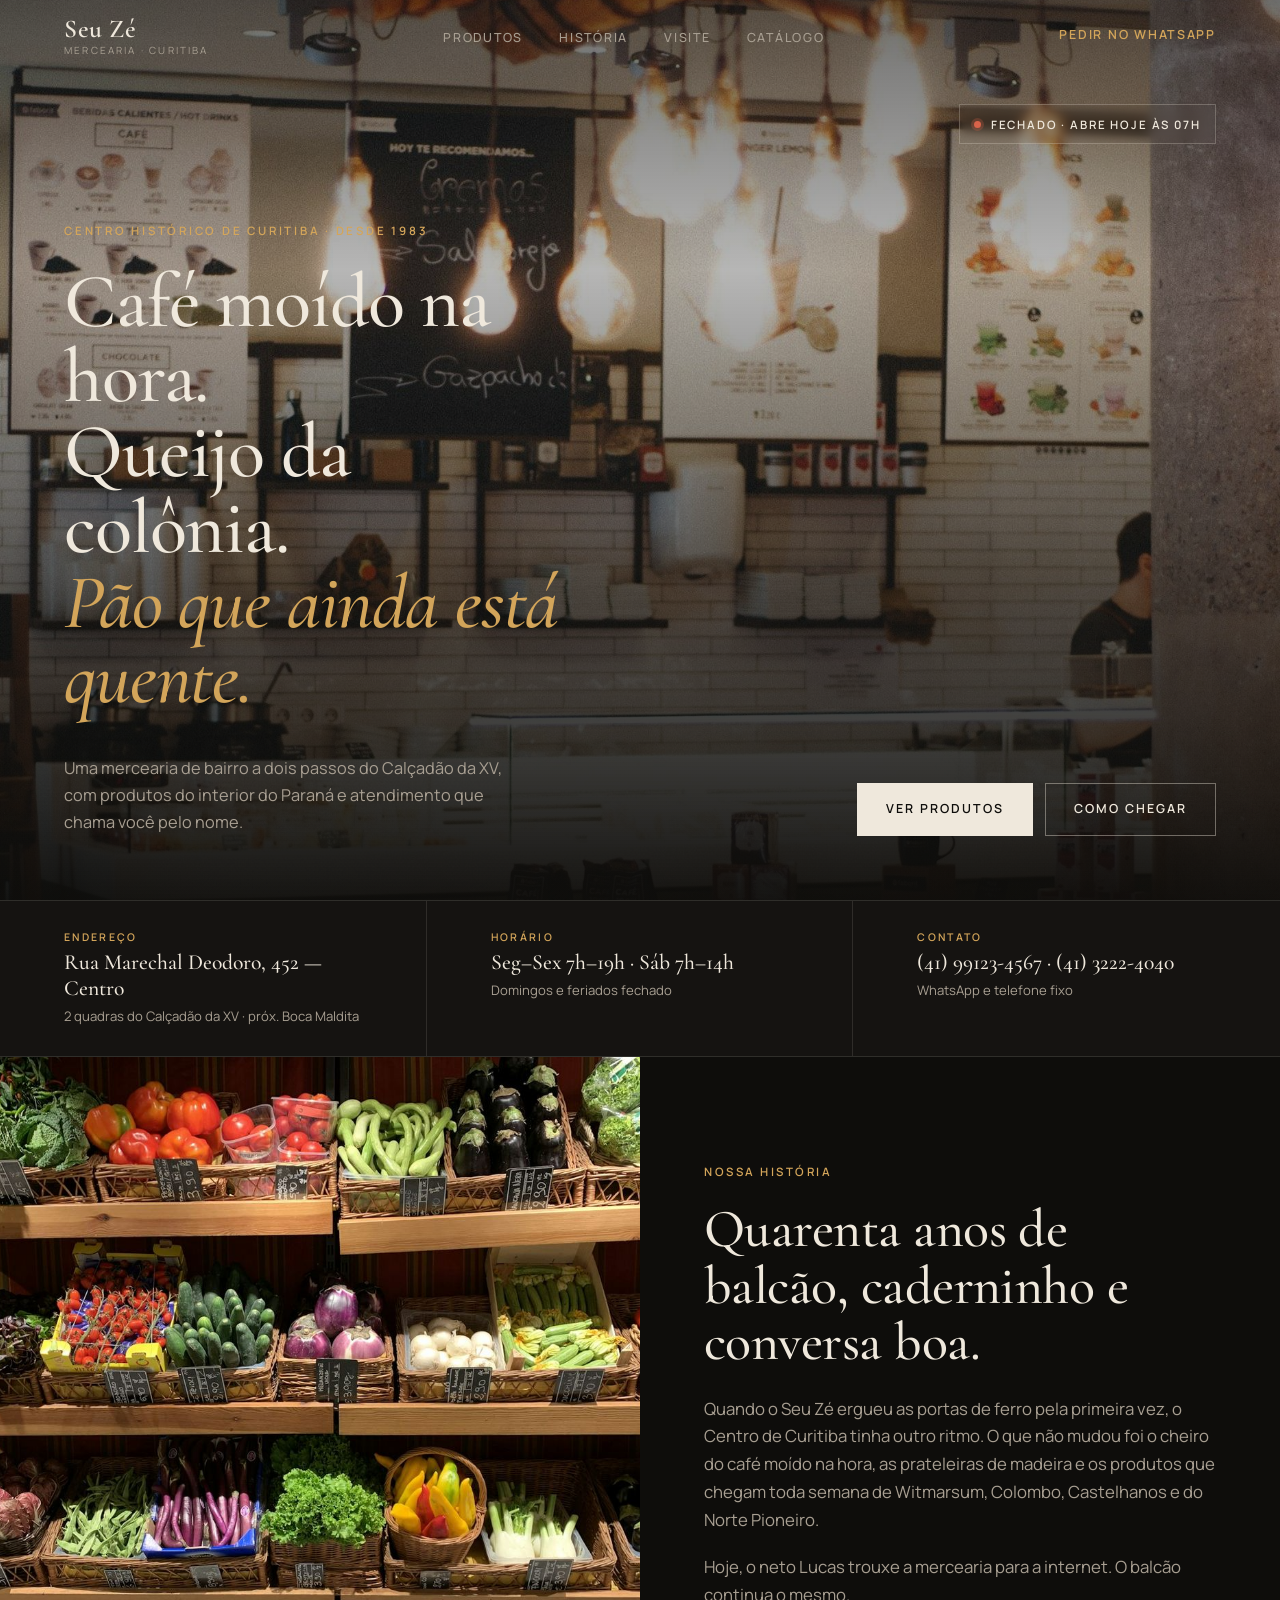
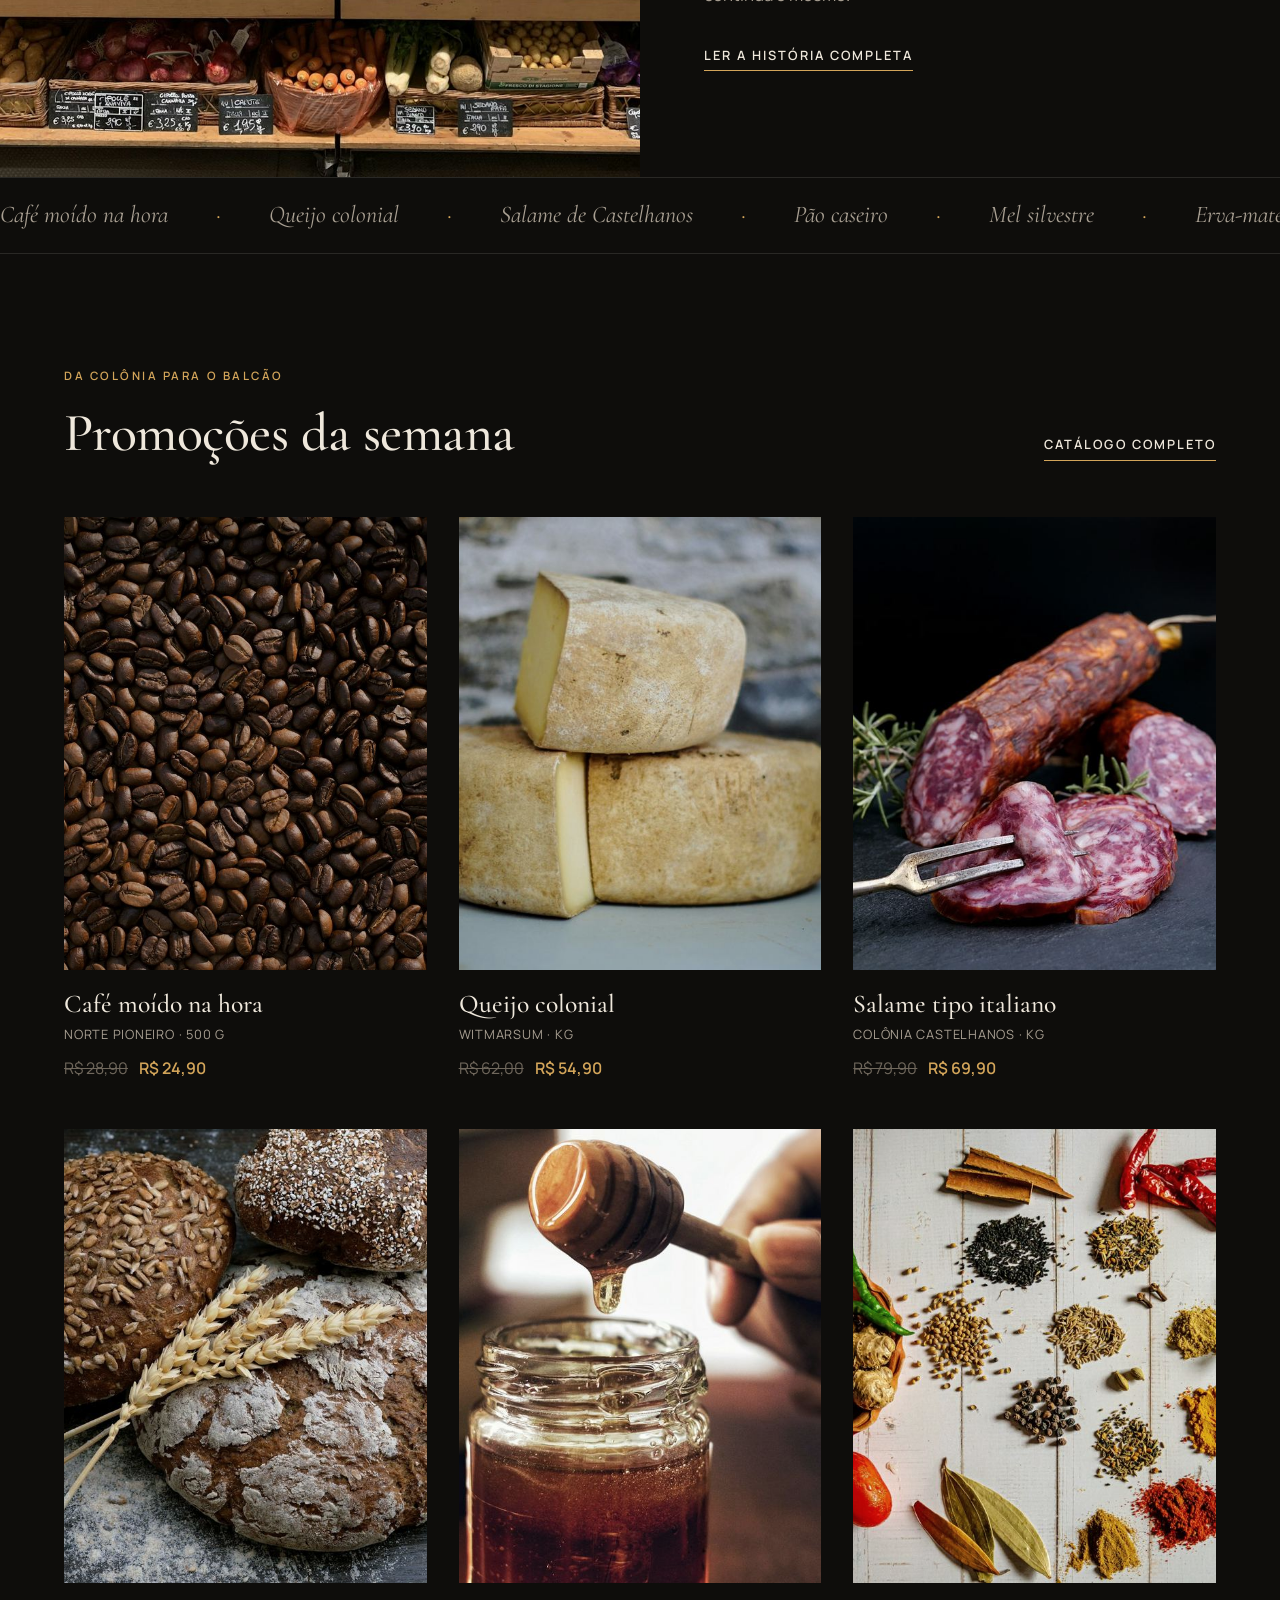
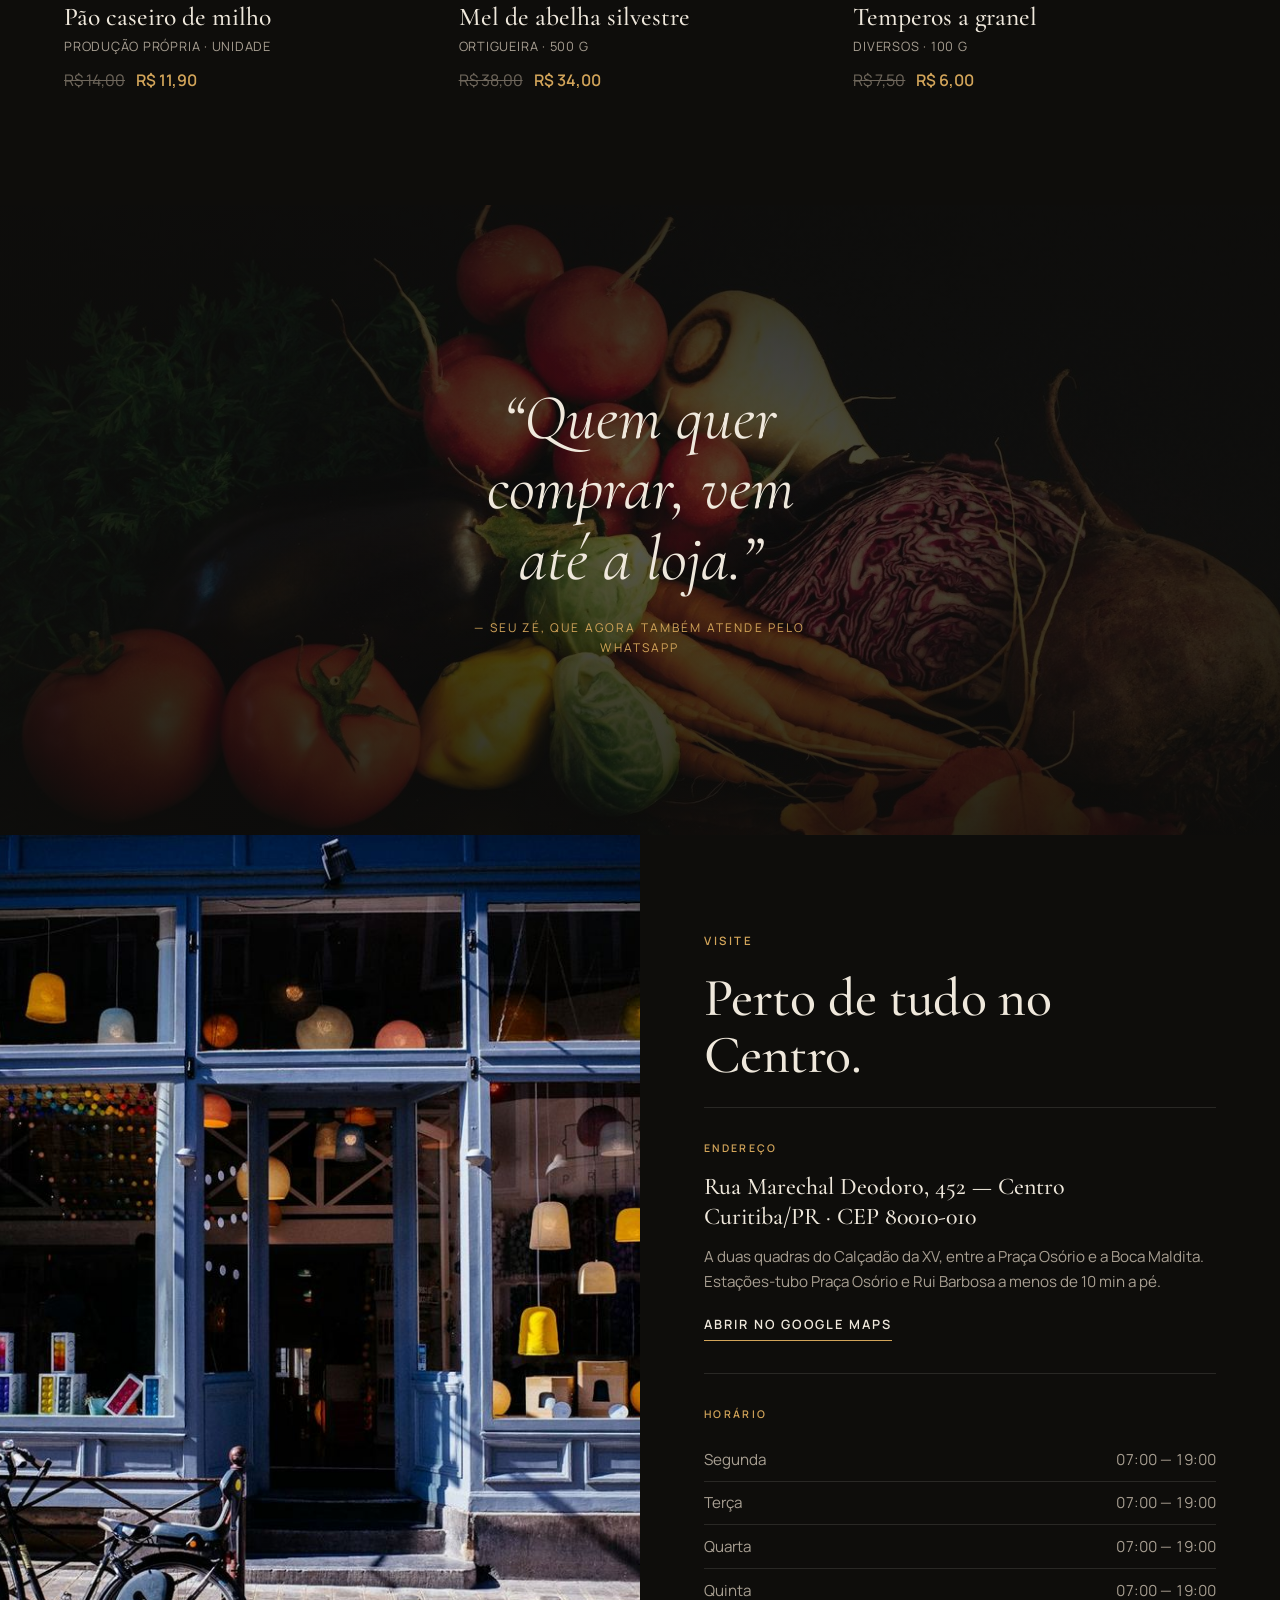
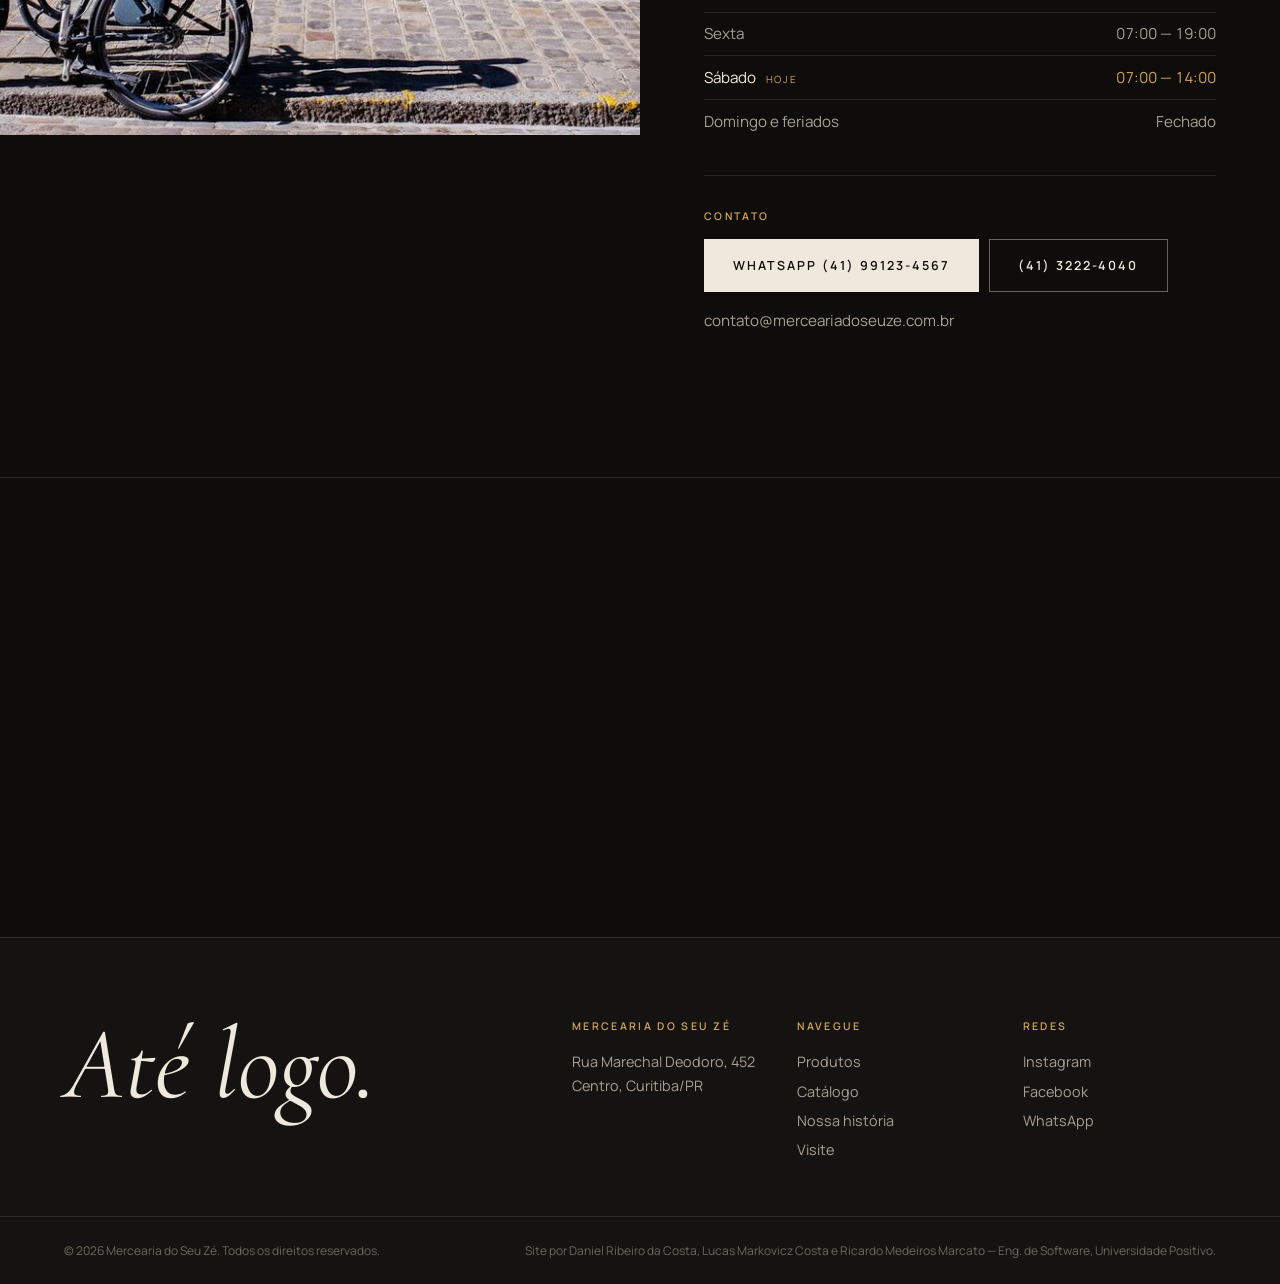
<file: index.html>
<!DOCTYPE html>
<html lang="pt-BR">
<head>
  <meta charset="UTF-8">
  <meta name="viewport" content="width=device-width, initial-scale=1.0">
  <meta name="description" content="Mercearia do Seu Zé — há mais de 40 anos no Centro de Curitiba. Café moído na hora, queijos e salames coloniais, pães e doces do interior do Paraná. Endereço, horário e WhatsApp.">
  <meta name="keywords" content="mercearia, centro curitiba, produtos coloniais, café moído, mercado, conveniência, empório">
  <meta name="theme-color" content="#0e0d0b">
  <title>Mercearia do Seu Zé | Centro de Curitiba</title>
  <link rel="icon" href="favicon.ico" sizes="any">
  <link rel="icon" type="image/svg+xml" href="favicon.svg">
  <link rel="icon" type="image/png" sizes="32x32" href="favicon-32x32.png">
  <link rel="icon" type="image/png" sizes="16x16" href="favicon-16x16.png">
  <link rel="apple-touch-icon" sizes="180x180" href="apple-touch-icon.png">
  <link rel="preconnect" href="https://fonts.googleapis.com">
  <link rel="preconnect" href="https://fonts.gstatic.com" crossorigin>
  <link href="https://fonts.googleapis.com/css2?family=Cormorant+Garamond:ital,wght@0,400;0,500;0,600;1,400;1,500&family=Manrope:wght@400;500;600&display=swap" rel="stylesheet">
  <link rel="stylesheet" href="css/style.css">
</head>
<body>

  <!-- ===== CABEÇALHO ===== -->
  <header class="site-header" id="site-header">
    <div class="header-inner">
      <a href="index.html" class="brand" aria-label="Página inicial da Mercearia do Seu Zé">
        <span class="brand-mark">Seu Zé</span>
        <span class="brand-sub">Mercearia · Curitiba</span>
      </a>

      <nav class="main-nav" id="main-nav" aria-label="Navegação principal">
        <ul>
          <li><a href="#produtos">Produtos</a></li>
          <li><a href="#historia">História</a></li>
          <li><a href="#visite">Visite</a></li>
          <li><a href="produtos.html">Catálogo</a></li>
        </ul>
      </nav>

      <div class="header-right">
        <a class="header-cta" href="https://wa.me/5541991234567" target="_blank" rel="noopener">Pedir no WhatsApp</a>
        <button class="nav-toggle" id="nav-toggle" aria-label="Abrir menu" aria-expanded="false" aria-controls="main-nav">
          <span></span><span></span>
        </button>
      </div>
    </div>
  </header>

  <main>

    <!-- ===== HERO ===== -->
    <section class="hero" id="inicio">
      <img class="hero-img" src="assets/img/hero.jpg" alt="Balcão da mercearia com lâmpadas de filamento e produtos expostos" fetchpriority="high">
      <div class="hero-shade" aria-hidden="true"></div>

      <div class="hero-content">
        <p class="hero-kicker reveal">Centro Histórico de Curitiba · desde 1983</p>
        <h1 class="hero-title reveal">
          Café moído na hora.<br>
          Queijo da colônia.<br>
          <em>Pão que ainda está quente.</em>
        </h1>
        <div class="hero-bottom reveal">
          <p class="hero-lead">
            Uma mercearia de bairro a dois passos do Calçadão da XV, com produtos
            do interior do Paraná e atendimento que chama você pelo nome.
          </p>
          <div class="hero-actions">
            <a class="btn" href="#produtos">Ver produtos</a>
            <a class="btn btn-line" href="#visite">Como chegar</a>
          </div>
        </div>
      </div>

      <p class="hero-status" id="status-loja" aria-live="polite">
        <span class="status-dot" aria-hidden="true"></span>
        <span class="status-text">Verificando horário…</span>
      </p>
    </section>

    <!-- ===== BARRA DE INFORMAÇÕES ESSENCIAIS ===== -->
    <section class="infobar" aria-label="Endereço, horário e contato">
      <div class="infobar-item">
        <span class="infobar-label">Endereço</span>
        <span class="infobar-value">Rua Marechal Deodoro, 452 — Centro</span>
        <span class="infobar-note">2 quadras do Calçadão da XV · próx. Boca Maldita</span>
      </div>
      <div class="infobar-item">
        <span class="infobar-label">Horário</span>
        <span class="infobar-value">Seg–Sex 7h–19h · Sáb 7h–14h</span>
        <span class="infobar-note">Domingos e feriados fechado</span>
      </div>
      <div class="infobar-item">
        <span class="infobar-label">Contato</span>
        <span class="infobar-value"><a href="https://wa.me/5541991234567">(41) 99123-4567</a> · <a href="tel:+554132224040">(41) 3222-4040</a></span>
        <span class="infobar-note">WhatsApp e telefone fixo</span>
      </div>
    </section>

    <!-- ===== HISTÓRIA (resumo) ===== -->
    <section id="historia" class="split">
      <figure class="split-media reveal">
        <img src="assets/img/caixotes.jpg" alt="Caixotes de madeira com legumes e verduras frescas" loading="lazy">
      </figure>
      <div class="split-copy">
        <p class="kicker reveal">Nossa história</p>
        <h2 class="display reveal">Quarenta anos de balcão, caderninho e conversa boa.</h2>
        <p class="reveal">
          Quando o Seu Zé ergueu as portas de ferro pela primeira vez, o Centro de
          Curitiba tinha outro ritmo. O que não mudou foi o cheiro do café moído na
          hora, as prateleiras de madeira e os produtos que chegam toda semana de
          Witmarsum, Colombo, Castelhanos e do Norte Pioneiro.
        </p>
        <p class="reveal">
          Hoje, o neto Lucas trouxe a mercearia para a internet. O balcão continua o mesmo.
        </p>
        <a class="link reveal" href="sobre.html">Ler a história completa</a>
      </div>
    </section>

    <!-- ===== FAIXA ROLANTE ===== -->
    <div class="marquee" aria-hidden="true">
      <div class="marquee-track">
        <span>Café moído na hora</span><span>Queijo colonial</span><span>Salame de Castelhanos</span><span>Pão caseiro</span><span>Mel silvestre</span><span>Erva-mate</span><span>Geleia artesanal</span><span>Vinho colonial</span>
        <span>Café moído na hora</span><span>Queijo colonial</span><span>Salame de Castelhanos</span><span>Pão caseiro</span><span>Mel silvestre</span><span>Erva-mate</span><span>Geleia artesanal</span><span>Vinho colonial</span>
      </div>
    </div>

    <!-- ===== PRODUTOS EM DESTAQUE ===== -->
    <section id="produtos" class="products">
      <div class="section-head">
        <div>
          <p class="kicker reveal">Da colônia para o balcão</p>
          <h2 class="display reveal">Promoções da semana</h2>
        </div>
        <a class="link reveal" href="produtos.html">Catálogo completo</a>
      </div>

      <ul class="product-grid">
        <li class="product reveal">
          <a href="produtos.html" class="product-link">
            <div class="product-media"><img src="assets/img/cafe.jpg" alt="Grãos de café torrados" loading="lazy"></div>
            <div class="product-info">
              <h3>Café moído na hora</h3>
              <p class="product-meta">Norte Pioneiro · 500 g</p>
              <p class="product-price"><s>R$ 28,90</s> R$ 24,90</p>
            </div>
          </a>
        </li>
        <li class="product reveal">
          <a href="produtos.html" class="product-link">
            <div class="product-media"><img src="assets/img/queijo.jpg" alt="Peças de queijo colonial" loading="lazy"></div>
            <div class="product-info">
              <h3>Queijo colonial</h3>
              <p class="product-meta">Witmarsum · kg</p>
              <p class="product-price"><s>R$ 62,00</s> R$ 54,90</p>
            </div>
          </a>
        </li>
        <li class="product reveal">
          <a href="produtos.html" class="product-link">
            <div class="product-media"><img src="assets/img/salame.jpg" alt="Salame fatiado com alecrim" loading="lazy"></div>
            <div class="product-info">
              <h3>Salame tipo italiano</h3>
              <p class="product-meta">Colônia Castelhanos · kg</p>
              <p class="product-price"><s>R$ 79,90</s> R$ 69,90</p>
            </div>
          </a>
        </li>
        <li class="product reveal">
          <a href="produtos.html" class="product-link">
            <div class="product-media"><img src="assets/img/pao.jpg" alt="Pães rústicos com sementes" loading="lazy"></div>
            <div class="product-info">
              <h3>Pão caseiro de milho</h3>
              <p class="product-meta">Produção própria · unidade</p>
              <p class="product-price"><s>R$ 14,00</s> R$ 11,90</p>
            </div>
          </a>
        </li>
        <li class="product reveal">
          <a href="produtos.html" class="product-link">
            <div class="product-media"><img src="assets/img/mel.jpg" alt="Mel escorrendo em pote de vidro" loading="lazy"></div>
            <div class="product-info">
              <h3>Mel de abelha silvestre</h3>
              <p class="product-meta">Ortigueira · 500 g</p>
              <p class="product-price"><s>R$ 38,00</s> R$ 34,00</p>
            </div>
          </a>
        </li>
        <li class="product reveal">
          <a href="produtos.html" class="product-link">
            <div class="product-media"><img src="assets/img/temperos.jpg" alt="Temperos e especiarias sobre mesa de madeira" loading="lazy"></div>
            <div class="product-info">
              <h3>Temperos a granel</h3>
              <p class="product-meta">Diversos · 100 g</p>
              <p class="product-price"><s>R$ 7,50</s> R$ 6,00</p>
            </div>
          </a>
        </li>
      </ul>
    </section>

    <!-- ===== CITAÇÃO ===== -->
    <section class="quote">
      <img class="quote-bg" src="assets/img/natureza-morta.jpg" alt="" loading="lazy" aria-hidden="true">
      <blockquote class="reveal">
        <p>“Quem quer comprar, vem até a loja.”</p>
        <footer>— Seu Zé, que agora também atende pelo WhatsApp</footer>
      </blockquote>
    </section>

    <!-- ===== VISITE ===== -->
    <section id="visite" class="visit">
      <div class="visit-grid">
        <figure class="visit-media reveal">
          <img src="assets/img/fachada.jpg" alt="Fachada iluminada de uma loja de esquina à noite" loading="lazy">
        </figure>

        <div class="visit-copy">
          <p class="kicker reveal">Visite</p>
          <h2 class="display reveal">Perto de tudo no Centro.</h2>

          <div class="visit-block reveal" id="localizacao">
            <h3>Endereço</h3>
            <address>
              Rua Marechal Deodoro, 452 — Centro<br>
              Curitiba/PR · CEP 80010-010
            </address>
            <p class="muted">A duas quadras do Calçadão da XV, entre a Praça Osório e a Boca Maldita. Estações-tubo Praça Osório e Rui Barbosa a menos de 10 min a pé.</p>
            <a class="link" href="https://www.google.com/maps/search/?api=1&query=Rua+Marechal+Deodoro+452+Centro+Curitiba+PR" target="_blank" rel="noopener">Abrir no Google Maps</a>
          </div>

          <div class="visit-block reveal" id="horario">
            <h3>Horário</h3>
            <ul class="hours" id="lista-horario">
              <li data-dia="1"><span>Segunda</span><span>07:00 — 19:00</span></li>
              <li data-dia="2"><span>Terça</span><span>07:00 — 19:00</span></li>
              <li data-dia="3"><span>Quarta</span><span>07:00 — 19:00</span></li>
              <li data-dia="4"><span>Quinta</span><span>07:00 — 19:00</span></li>
              <li data-dia="5"><span>Sexta</span><span>07:00 — 19:00</span></li>
              <li data-dia="6"><span>Sábado</span><span>07:00 — 14:00</span></li>
              <li data-dia="0"><span>Domingo e feriados</span><span>Fechado</span></li>
            </ul>
          </div>

          <div class="visit-block reveal" id="contato">
            <h3>Contato</h3>
            <div class="visit-actions">
              <a class="btn" href="https://wa.me/5541991234567" target="_blank" rel="noopener">WhatsApp (41) 99123-4567</a>
              <a class="btn btn-line" href="tel:+554132224040">(41) 3222-4040</a>
            </div>
            <p class="muted"><a href="mailto:contato@merceariadoseuze.com.br">contato@merceariadoseuze.com.br</a></p>
          </div>
        </div>
      </div>

      <div class="map">
        <iframe
          title="Mapa com a localização da Mercearia do Seu Zé"
          src="https://www.google.com/maps?q=Rua+Marechal+Deodoro+452,+Centro,+Curitiba+-+PR&output=embed"
          loading="lazy"
          referrerpolicy="no-referrer-when-downgrade"
          allowfullscreen>
        </iframe>
      </div>
    </section>

  </main>

  <!-- ===== RODAPÉ ===== -->
  <footer class="site-footer">
    <div class="footer-top">
      <p class="footer-big">Até logo.</p>
      <div class="footer-cols">
        <div>
          <h4>Mercearia do Seu Zé</h4>
          <p>Rua Marechal Deodoro, 452<br>Centro, Curitiba/PR</p>
        </div>
        <div>
          <h4>Navegue</h4>
          <a href="#produtos">Produtos</a>
          <a href="produtos.html">Catálogo</a>
          <a href="sobre.html">Nossa história</a>
          <a href="#visite">Visite</a>
        </div>
        <div>
          <h4>Redes</h4>
          <ul class="social-links" aria-label="Redes sociais">
            <li><a href="https://instagram.com/merceariadoseuze" target="_blank" rel="noopener">Instagram</a></li>
            <li><a href="https://facebook.com/merceariadoseuze" target="_blank" rel="noopener">Facebook</a></li>
            <li><a href="https://wa.me/5541991234567" target="_blank" rel="noopener">WhatsApp</a></li>
          </ul>
        </div>
      </div>
    </div>
    <div class="footer-bottom">
      <p>&copy; <span id="ano-atual">2026</span> Mercearia do Seu Zé. Todos os direitos reservados.</p>
      <p>Site por Daniel Ribeiro da Costa, Lucas Markovicz Costa e Ricardo Medeiros Marcato — Eng. de Software, Universidade Positivo.</p>
    </div>
  </footer>

  <script src="js/script.js"></script>
</body>
</html>
</file>
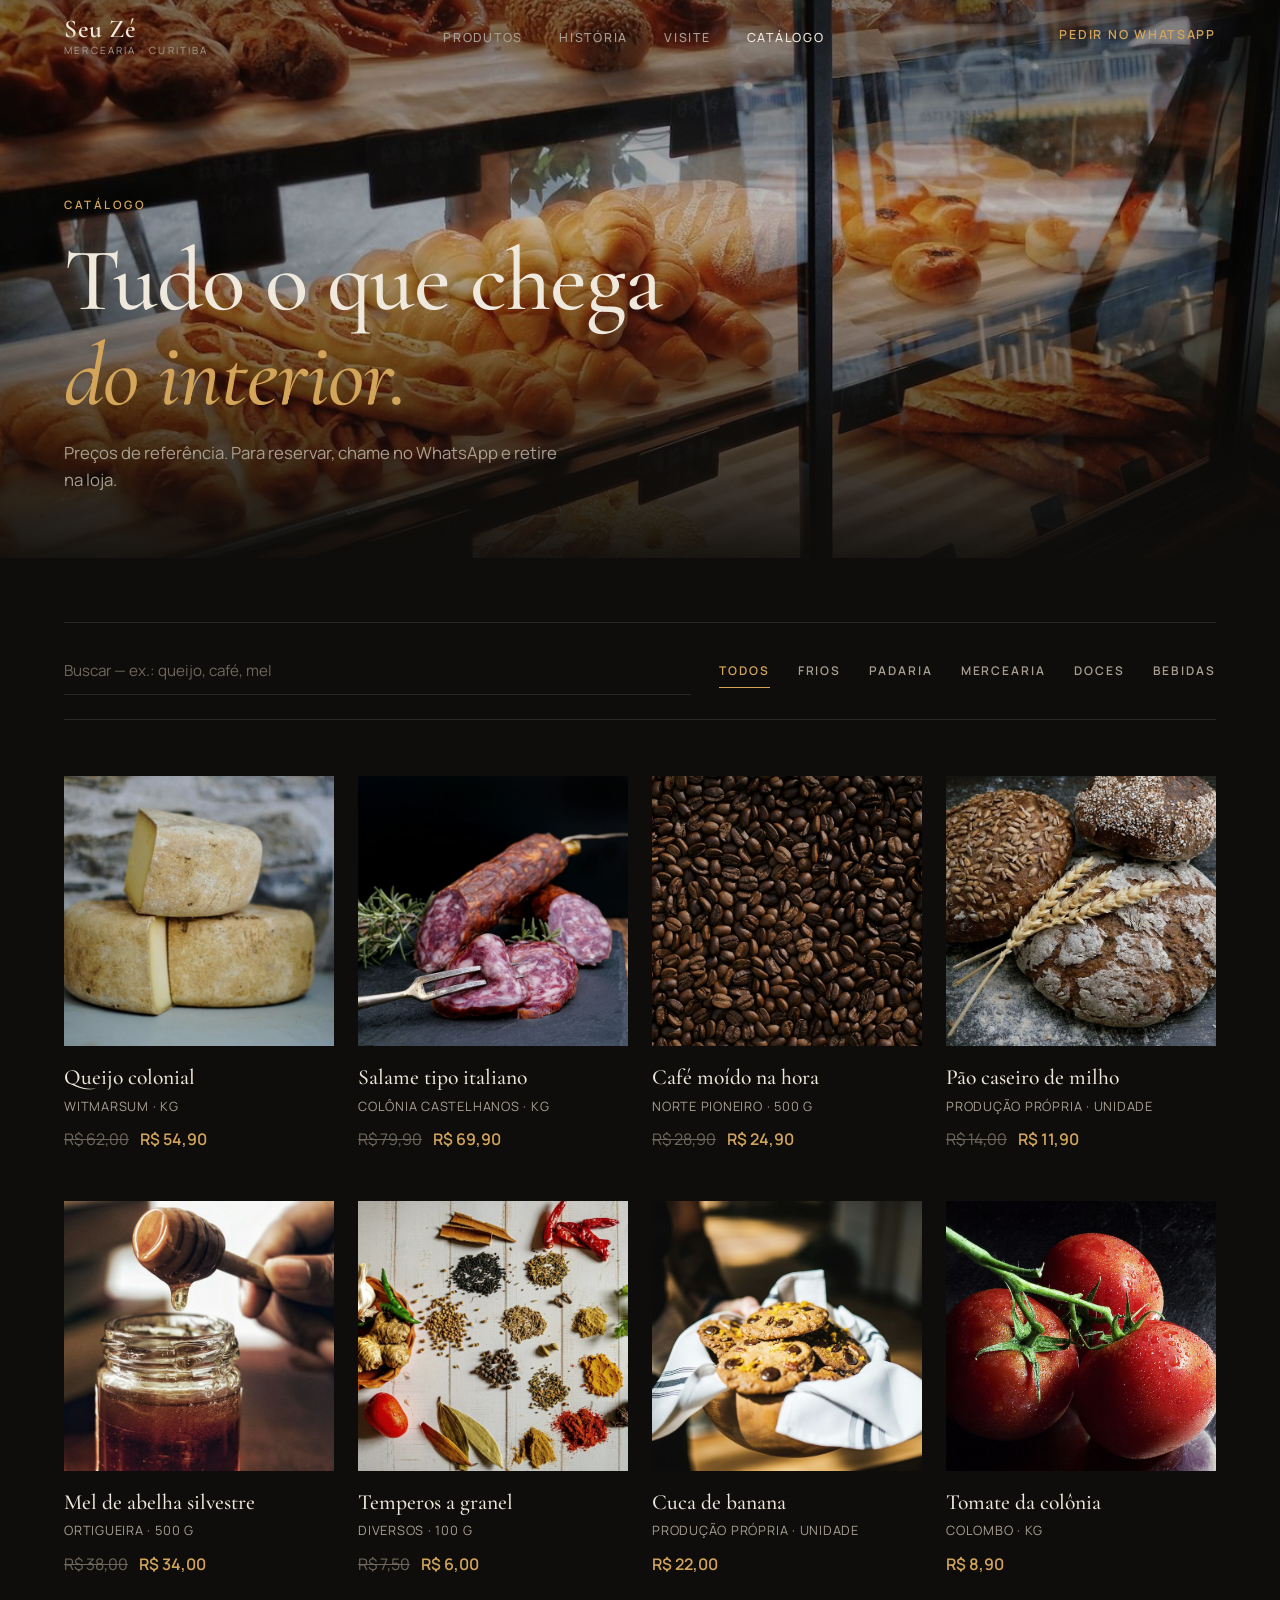
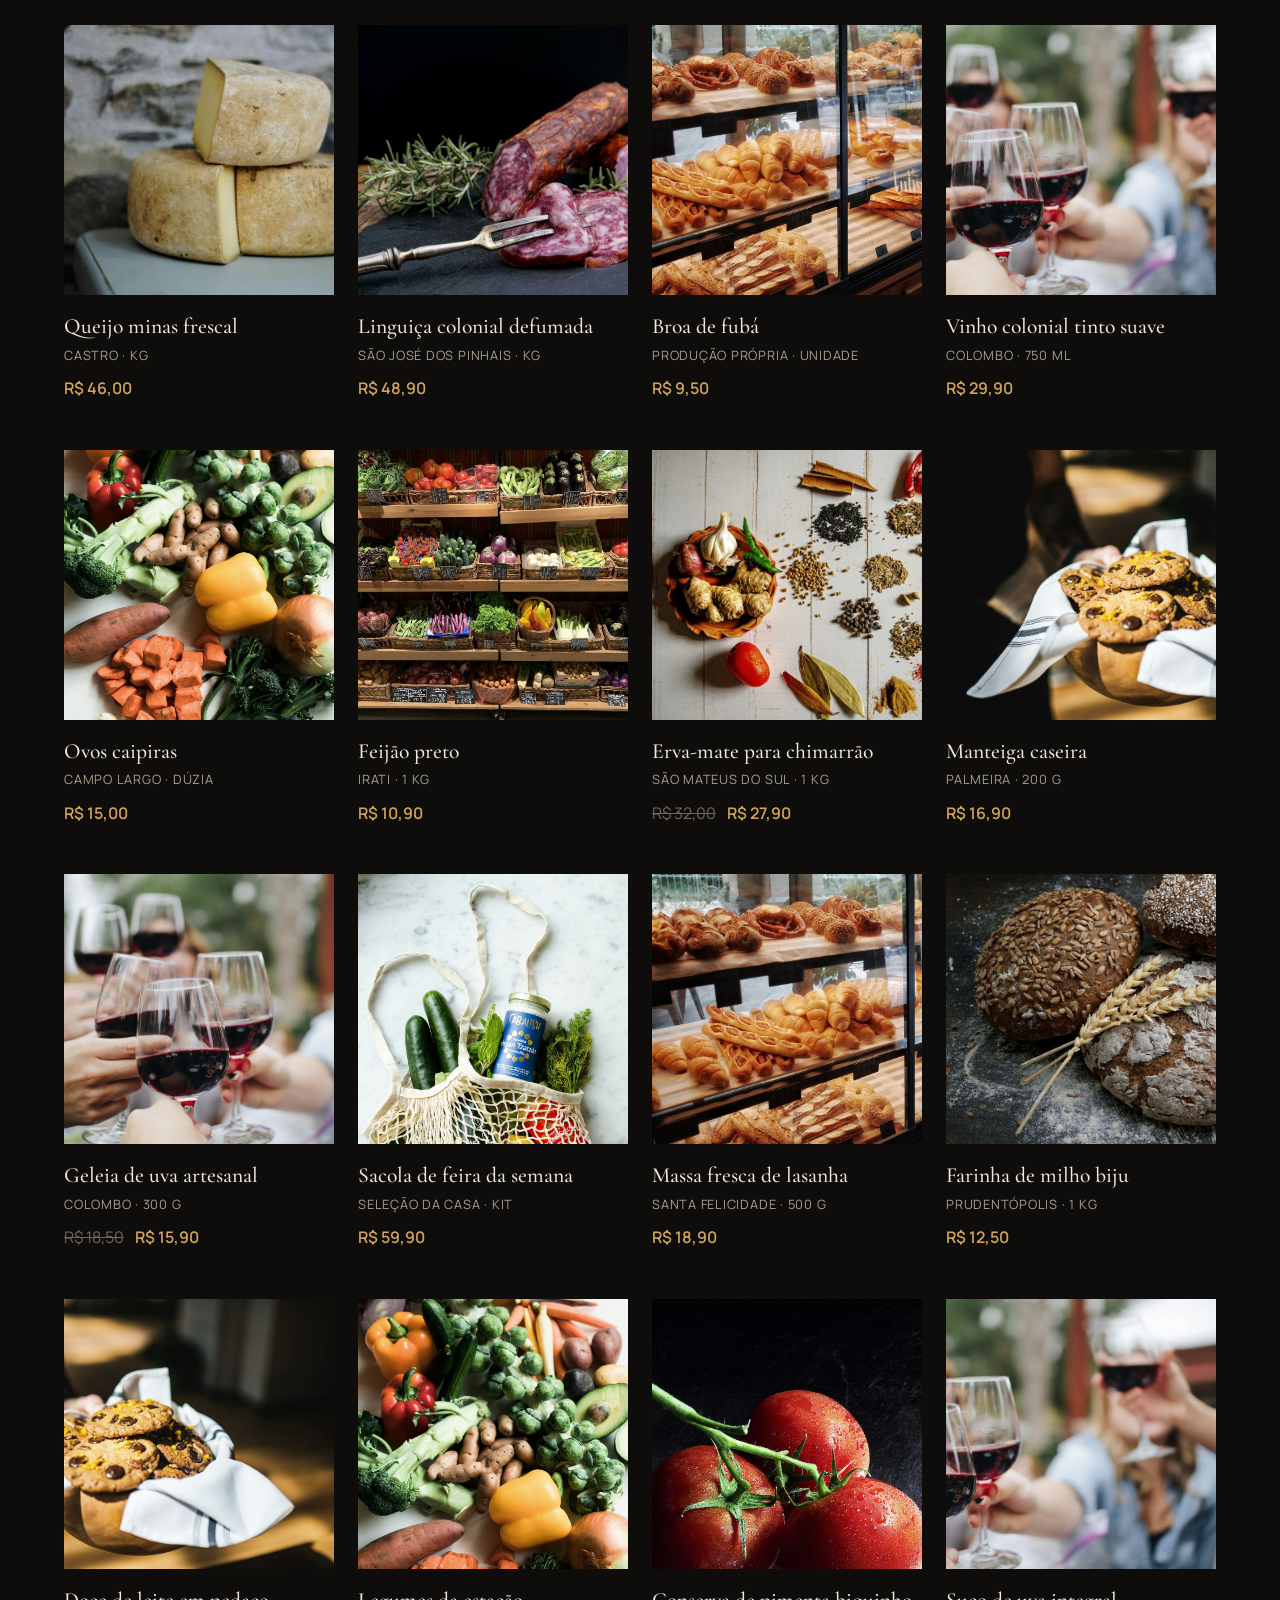
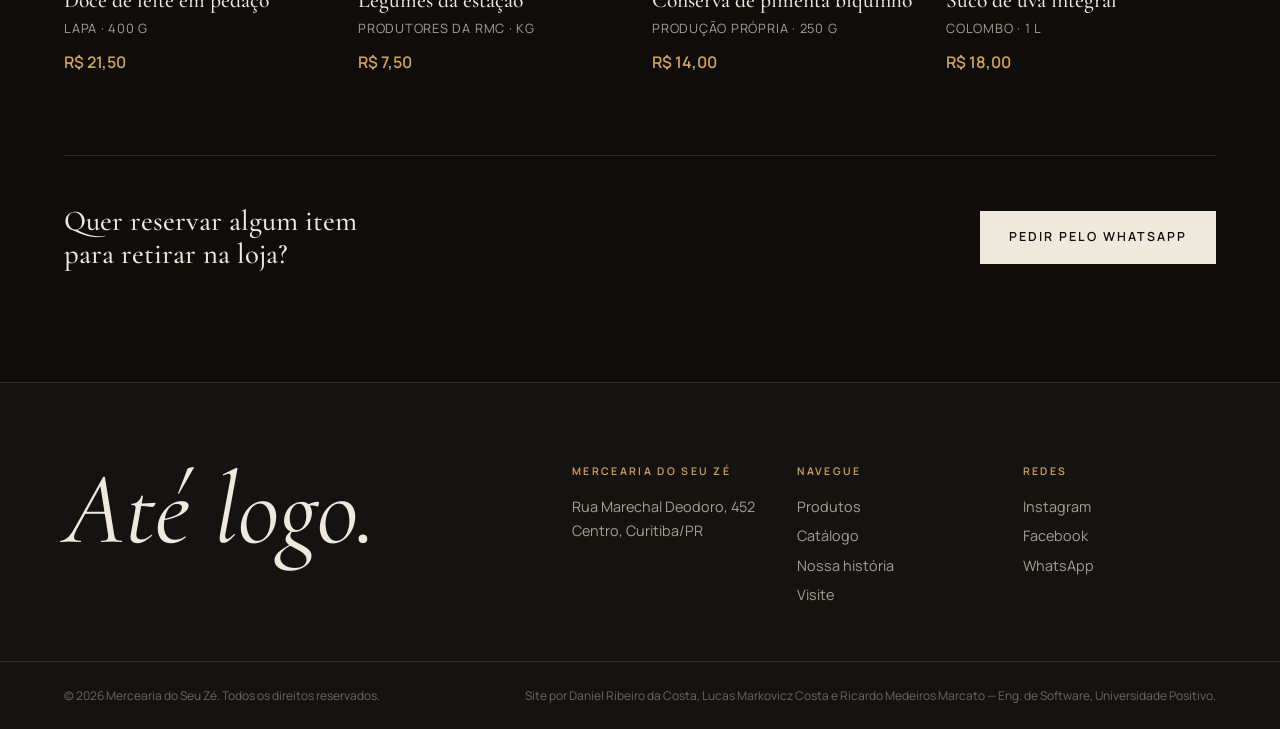
<file: produtos.html>
<!DOCTYPE html>
<html lang="pt-BR">
<head>
  <meta charset="UTF-8">
  <meta name="viewport" content="width=device-width, initial-scale=1.0">
  <meta name="description" content="Catálogo da Mercearia do Seu Zé, no Centro de Curitiba: café, queijos, salames, pães, doces, conservas e bebidas do interior do Paraná.">
  <meta name="theme-color" content="#0e0d0b">
  <title>Catálogo | Mercearia do Seu Zé</title>
  <link rel="icon" href="favicon.ico" sizes="any">
  <link rel="icon" type="image/svg+xml" href="favicon.svg">
  <link rel="icon" type="image/png" sizes="32x32" href="favicon-32x32.png">
  <link rel="icon" type="image/png" sizes="16x16" href="favicon-16x16.png">
  <link rel="apple-touch-icon" sizes="180x180" href="apple-touch-icon.png">
  <link rel="preconnect" href="https://fonts.googleapis.com">
  <link rel="preconnect" href="https://fonts.gstatic.com" crossorigin>
  <link href="https://fonts.googleapis.com/css2?family=Cormorant+Garamond:ital,wght@0,400;0,500;0,600;1,400;1,500&family=Manrope:wght@400;500;600&display=swap" rel="stylesheet">
  <link rel="stylesheet" href="css/style.css">
</head>
<body>

  <!-- ===== CABEÇALHO ===== -->
  <header class="site-header" id="site-header">
    <div class="header-inner">
      <a href="index.html" class="brand" aria-label="Página inicial da Mercearia do Seu Zé">
        <span class="brand-mark">Seu Zé</span>
        <span class="brand-sub">Mercearia · Curitiba</span>
      </a>

      <nav class="main-nav" id="main-nav" aria-label="Navegação principal">
        <ul>
          <li><a href="index.html#produtos">Produtos</a></li>
          <li><a href="index.html#historia">História</a></li>
          <li><a href="index.html#visite">Visite</a></li>
          <li><a href="produtos.html">Catálogo</a></li>
        </ul>
      </nav>

      <div class="header-right">
        <a class="header-cta" href="https://wa.me/5541991234567" target="_blank" rel="noopener">Pedir no WhatsApp</a>
        <button class="nav-toggle" id="nav-toggle" aria-label="Abrir menu" aria-expanded="false" aria-controls="main-nav">
          <span></span><span></span>
        </button>
      </div>
    </div>
  </header>

  <main>

    <section class="page-hero">
      <img src="assets/img/padaria.jpg" alt="Vitrine de padaria com pães e folhados" fetchpriority="high">
      <div class="page-hero-content">
        <p class="kicker reveal">Catálogo</p>
        <h1 class="display reveal">Tudo o que chega<br><em>do interior.</em></h1>
        <p class="muted reveal">Preços de referência. Para reservar, chame no WhatsApp e retire na loja.</p>
      </div>
    </section>

    <section class="catalog">
      <form class="filters" role="search" onsubmit="return false;">
        <input type="search" id="busca-produto" aria-label="Buscar produto" placeholder="Buscar — ex.: queijo, café, mel" autocomplete="off">
        <button type="button" class="filtro-btn ativo" data-categoria="todos">Todos</button>
        <button type="button" class="filtro-btn" data-categoria="frios">Frios</button>
        <button type="button" class="filtro-btn" data-categoria="padaria">Padaria</button>
        <button type="button" class="filtro-btn" data-categoria="mercearia">Mercearia</button>
        <button type="button" class="filtro-btn" data-categoria="doces">Doces</button>
        <button type="button" class="filtro-btn" data-categoria="bebidas">Bebidas</button>
      </form>

      <ul class="catalog-grid" id="lista-produtos">
        <li class="product reveal" data-categoria="frios">
          <div class="product-media"><img src="assets/img/queijo.jpg" alt="Queijo colonial" loading="lazy" style="object-position: center;"></div>
          <div class="product-info">
            <h3>Queijo colonial</h3>
            <p class="product-meta">Witmarsum · kg</p>
            <p class="product-price"><s>R$ 62,00</s> R$ 54,90</p>
          </div>
        </li>
        <li class="product reveal" data-categoria="frios">
          <div class="product-media"><img src="assets/img/salame.jpg" alt="Salame tipo italiano" loading="lazy" style="object-position: center;"></div>
          <div class="product-info">
            <h3>Salame tipo italiano</h3>
            <p class="product-meta">Colônia Castelhanos · kg</p>
            <p class="product-price"><s>R$ 79,90</s> R$ 69,90</p>
          </div>
        </li>
        <li class="product reveal" data-categoria="mercearia">
          <div class="product-media"><img src="assets/img/cafe.jpg" alt="Café moído na hora" loading="lazy" style="object-position: center;"></div>
          <div class="product-info">
            <h3>Café moído na hora</h3>
            <p class="product-meta">Norte Pioneiro · 500 g</p>
            <p class="product-price"><s>R$ 28,90</s> R$ 24,90</p>
          </div>
        </li>
        <li class="product reveal" data-categoria="padaria">
          <div class="product-media"><img src="assets/img/pao.jpg" alt="Pão caseiro de milho" loading="lazy" style="object-position: center;"></div>
          <div class="product-info">
            <h3>Pão caseiro de milho</h3>
            <p class="product-meta">Produção própria · unidade</p>
            <p class="product-price"><s>R$ 14,00</s> R$ 11,90</p>
          </div>
        </li>
        <li class="product reveal" data-categoria="doces">
          <div class="product-media"><img src="assets/img/mel.jpg" alt="Mel de abelha silvestre" loading="lazy" style="object-position: center;"></div>
          <div class="product-info">
            <h3>Mel de abelha silvestre</h3>
            <p class="product-meta">Ortigueira · 500 g</p>
            <p class="product-price"><s>R$ 38,00</s> R$ 34,00</p>
          </div>
        </li>
        <li class="product reveal" data-categoria="mercearia">
          <div class="product-media"><img src="assets/img/temperos.jpg" alt="Temperos a granel" loading="lazy" style="object-position: center;"></div>
          <div class="product-info">
            <h3>Temperos a granel</h3>
            <p class="product-meta">Diversos · 100 g</p>
            <p class="product-price"><s>R$ 7,50</s> R$ 6,00</p>
          </div>
        </li>
        <li class="product reveal" data-categoria="padaria">
          <div class="product-media"><img src="assets/img/cuca.jpg" alt="Cuca de banana" loading="lazy" style="object-position: center;"></div>
          <div class="product-info">
            <h3>Cuca de banana</h3>
            <p class="product-meta">Produção própria · unidade</p>
            <p class="product-price">R$ 22,00</p>
          </div>
        </li>
        <li class="product reveal" data-categoria="mercearia">
          <div class="product-media"><img src="assets/img/tomates.jpg" alt="Tomate da colônia" loading="lazy" style="object-position: center;"></div>
          <div class="product-info">
            <h3>Tomate da colônia</h3>
            <p class="product-meta">Colombo · kg</p>
            <p class="product-price">R$ 8,90</p>
          </div>
        </li>
        <li class="product reveal" data-categoria="frios">
          <div class="product-media"><img src="assets/img/queijo.jpg" alt="Queijo minas frescal" loading="lazy" style="object-position: left top;"></div>
          <div class="product-info">
            <h3>Queijo minas frescal</h3>
            <p class="product-meta">Castro · kg</p>
            <p class="product-price">R$ 46,00</p>
          </div>
        </li>
        <li class="product reveal" data-categoria="frios">
          <div class="product-media"><img src="assets/img/salame.jpg" alt="Linguiça colonial defumada" loading="lazy" style="object-position: left top;"></div>
          <div class="product-info">
            <h3>Linguiça colonial defumada</h3>
            <p class="product-meta">São José dos Pinhais · kg</p>
            <p class="product-price">R$ 48,90</p>
          </div>
        </li>
        <li class="product reveal" data-categoria="padaria">
          <div class="product-media"><img src="assets/img/padaria.jpg" alt="Broa de fubá" loading="lazy" style="object-position: center;"></div>
          <div class="product-info">
            <h3>Broa de fubá</h3>
            <p class="product-meta">Produção própria · unidade</p>
            <p class="product-price">R$ 9,50</p>
          </div>
        </li>
        <li class="product reveal" data-categoria="bebidas">
          <div class="product-media"><img src="assets/img/vinho.jpg" alt="Vinho colonial tinto suave" loading="lazy" style="object-position: center;"></div>
          <div class="product-info">
            <h3>Vinho colonial tinto suave</h3>
            <p class="product-meta">Colombo · 750 ml</p>
            <p class="product-price">R$ 29,90</p>
          </div>
        </li>
        <li class="product reveal" data-categoria="frios">
          <div class="product-media"><img src="assets/img/legumes.jpg" alt="Ovos caipiras" loading="lazy" style="object-position: center;"></div>
          <div class="product-info">
            <h3>Ovos caipiras</h3>
            <p class="product-meta">Campo Largo · dúzia</p>
            <p class="product-price">R$ 15,00</p>
          </div>
        </li>
        <li class="product reveal" data-categoria="mercearia">
          <div class="product-media"><img src="assets/img/caixotes.jpg" alt="Feijão preto" loading="lazy" style="object-position: center;"></div>
          <div class="product-info">
            <h3>Feijão preto</h3>
            <p class="product-meta">Irati · 1 kg</p>
            <p class="product-price">R$ 10,90</p>
          </div>
        </li>
        <li class="product reveal" data-categoria="mercearia">
          <div class="product-media"><img src="assets/img/temperos.jpg" alt="Erva-mate para chimarrão" loading="lazy" style="object-position: left top;"></div>
          <div class="product-info">
            <h3>Erva-mate para chimarrão</h3>
            <p class="product-meta">São Mateus do Sul · 1 kg</p>
            <p class="product-price"><s>R$ 32,00</s> R$ 27,90</p>
          </div>
        </li>
        <li class="product reveal" data-categoria="frios">
          <div class="product-media"><img src="assets/img/cuca.jpg" alt="Manteiga caseira" loading="lazy" style="object-position: left top;"></div>
          <div class="product-info">
            <h3>Manteiga caseira</h3>
            <p class="product-meta">Palmeira · 200 g</p>
            <p class="product-price">R$ 16,90</p>
          </div>
        </li>
        <li class="product reveal" data-categoria="doces">
          <div class="product-media"><img src="assets/img/vinho.jpg" alt="Geleia de uva artesanal" loading="lazy" style="object-position: left top;"></div>
          <div class="product-info">
            <h3>Geleia de uva artesanal</h3>
            <p class="product-meta">Colombo · 300 g</p>
            <p class="product-price"><s>R$ 18,50</s> R$ 15,90</p>
          </div>
        </li>
        <li class="product reveal" data-categoria="mercearia">
          <div class="product-media"><img src="assets/img/sacola.jpg" alt="Sacola de feira da semana" loading="lazy" style="object-position: center;"></div>
          <div class="product-info">
            <h3>Sacola de feira da semana</h3>
            <p class="product-meta">Seleção da casa · kit</p>
            <p class="product-price">R$ 59,90</p>
          </div>
        </li>
        <li class="product reveal" data-categoria="padaria">
          <div class="product-media"><img src="assets/img/padaria.jpg" alt="Massa fresca de lasanha" loading="lazy" style="object-position: left top;"></div>
          <div class="product-info">
            <h3>Massa fresca de lasanha</h3>
            <p class="product-meta">Santa Felicidade · 500 g</p>
            <p class="product-price">R$ 18,90</p>
          </div>
        </li>
        <li class="product reveal" data-categoria="mercearia">
          <div class="product-media"><img src="assets/img/pao.jpg" alt="Farinha de milho biju" loading="lazy" style="object-position: left top;"></div>
          <div class="product-info">
            <h3>Farinha de milho biju</h3>
            <p class="product-meta">Prudentópolis · 1 kg</p>
            <p class="product-price">R$ 12,50</p>
          </div>
        </li>
        <li class="product reveal" data-categoria="doces">
          <div class="product-media"><img src="assets/img/cuca.jpg" alt="Doce de leite em pedaço" loading="lazy" style="object-position: right bottom;"></div>
          <div class="product-info">
            <h3>Doce de leite em pedaço</h3>
            <p class="product-meta">Lapa · 400 g</p>
            <p class="product-price">R$ 21,50</p>
          </div>
        </li>
        <li class="product reveal" data-categoria="mercearia">
          <div class="product-media"><img src="assets/img/legumes.jpg" alt="Legumes da estação" loading="lazy" style="object-position: left top;"></div>
          <div class="product-info">
            <h3>Legumes da estação</h3>
            <p class="product-meta">Produtores da RMC · kg</p>
            <p class="product-price">R$ 7,50</p>
          </div>
        </li>
        <li class="product reveal" data-categoria="doces">
          <div class="product-media"><img src="assets/img/tomates.jpg" alt="Conserva de pimenta biquinho" loading="lazy" style="object-position: left top;"></div>
          <div class="product-info">
            <h3>Conserva de pimenta biquinho</h3>
            <p class="product-meta">Produção própria · 250 g</p>
            <p class="product-price">R$ 14,00</p>
          </div>
        </li>
        <li class="product reveal" data-categoria="bebidas">
          <div class="product-media"><img src="assets/img/vinho.jpg" alt="Suco de uva integral" loading="lazy" style="object-position: right bottom;"></div>
          <div class="product-info">
            <h3>Suco de uva integral</h3>
            <p class="product-meta">Colombo · 1 L</p>
            <p class="product-price">R$ 18,00</p>
          </div>
        </li>
      </ul>
      <p id="sem-resultado" class="sem-resultado" hidden>Nada encontrado. Tente outro termo ou fale conosco no WhatsApp.</p>

      <div class="catalog-cta">
        <p>Quer reservar algum item para retirar na loja?</p>
        <a class="btn" href="https://wa.me/5541991234567?text=Ol%C3%A1!%20Gostaria%20de%20reservar%20um%20produto." target="_blank" rel="noopener">Pedir pelo WhatsApp</a>
      </div>
    </section>

  </main>

  <!-- ===== RODAPÉ ===== -->
  <footer class="site-footer">
    <div class="footer-top">
      <p class="footer-big">Até logo.</p>
      <div class="footer-cols">
        <div>
          <h4>Mercearia do Seu Zé</h4>
          <p>Rua Marechal Deodoro, 452<br>Centro, Curitiba/PR</p>
        </div>
        <div>
          <h4>Navegue</h4>
          <a href="index.html#produtos">Produtos</a>
          <a href="produtos.html">Catálogo</a>
          <a href="sobre.html">Nossa história</a>
          <a href="index.html#visite">Visite</a>
        </div>
        <div>
          <h4>Redes</h4>
          <ul class="social-links" aria-label="Redes sociais">
            <li><a href="https://instagram.com/merceariadoseuze" target="_blank" rel="noopener">Instagram</a></li>
            <li><a href="https://facebook.com/merceariadoseuze" target="_blank" rel="noopener">Facebook</a></li>
            <li><a href="https://wa.me/5541991234567" target="_blank" rel="noopener">WhatsApp</a></li>
          </ul>
        </div>
      </div>
    </div>
    <div class="footer-bottom">
      <p>&copy; <span id="ano-atual">2026</span> Mercearia do Seu Zé. Todos os direitos reservados.</p>
      <p>Site por Daniel Ribeiro da Costa, Lucas Markovicz Costa e Ricardo Medeiros Marcato — Eng. de Software, Universidade Positivo.</p>
    </div>
  </footer>

  <script src="js/script.js"></script>
</body>
</html>
</file>
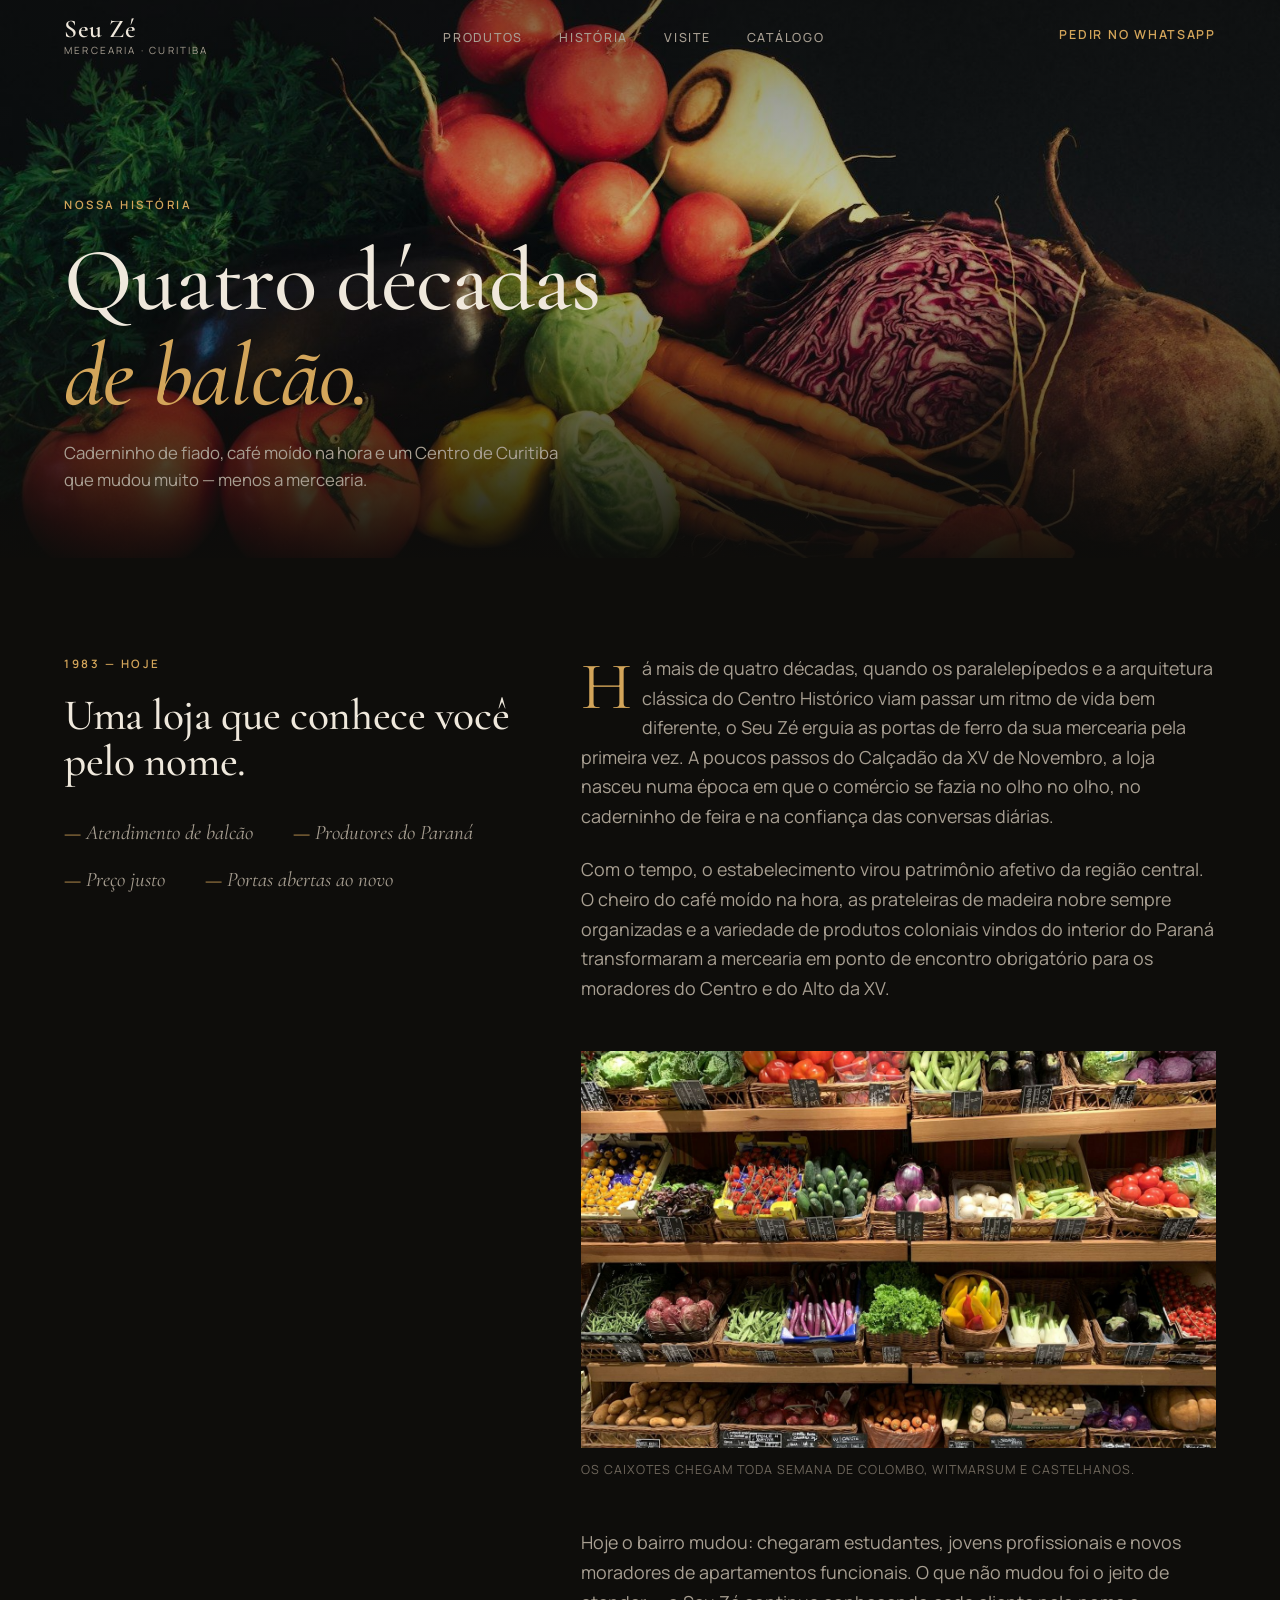
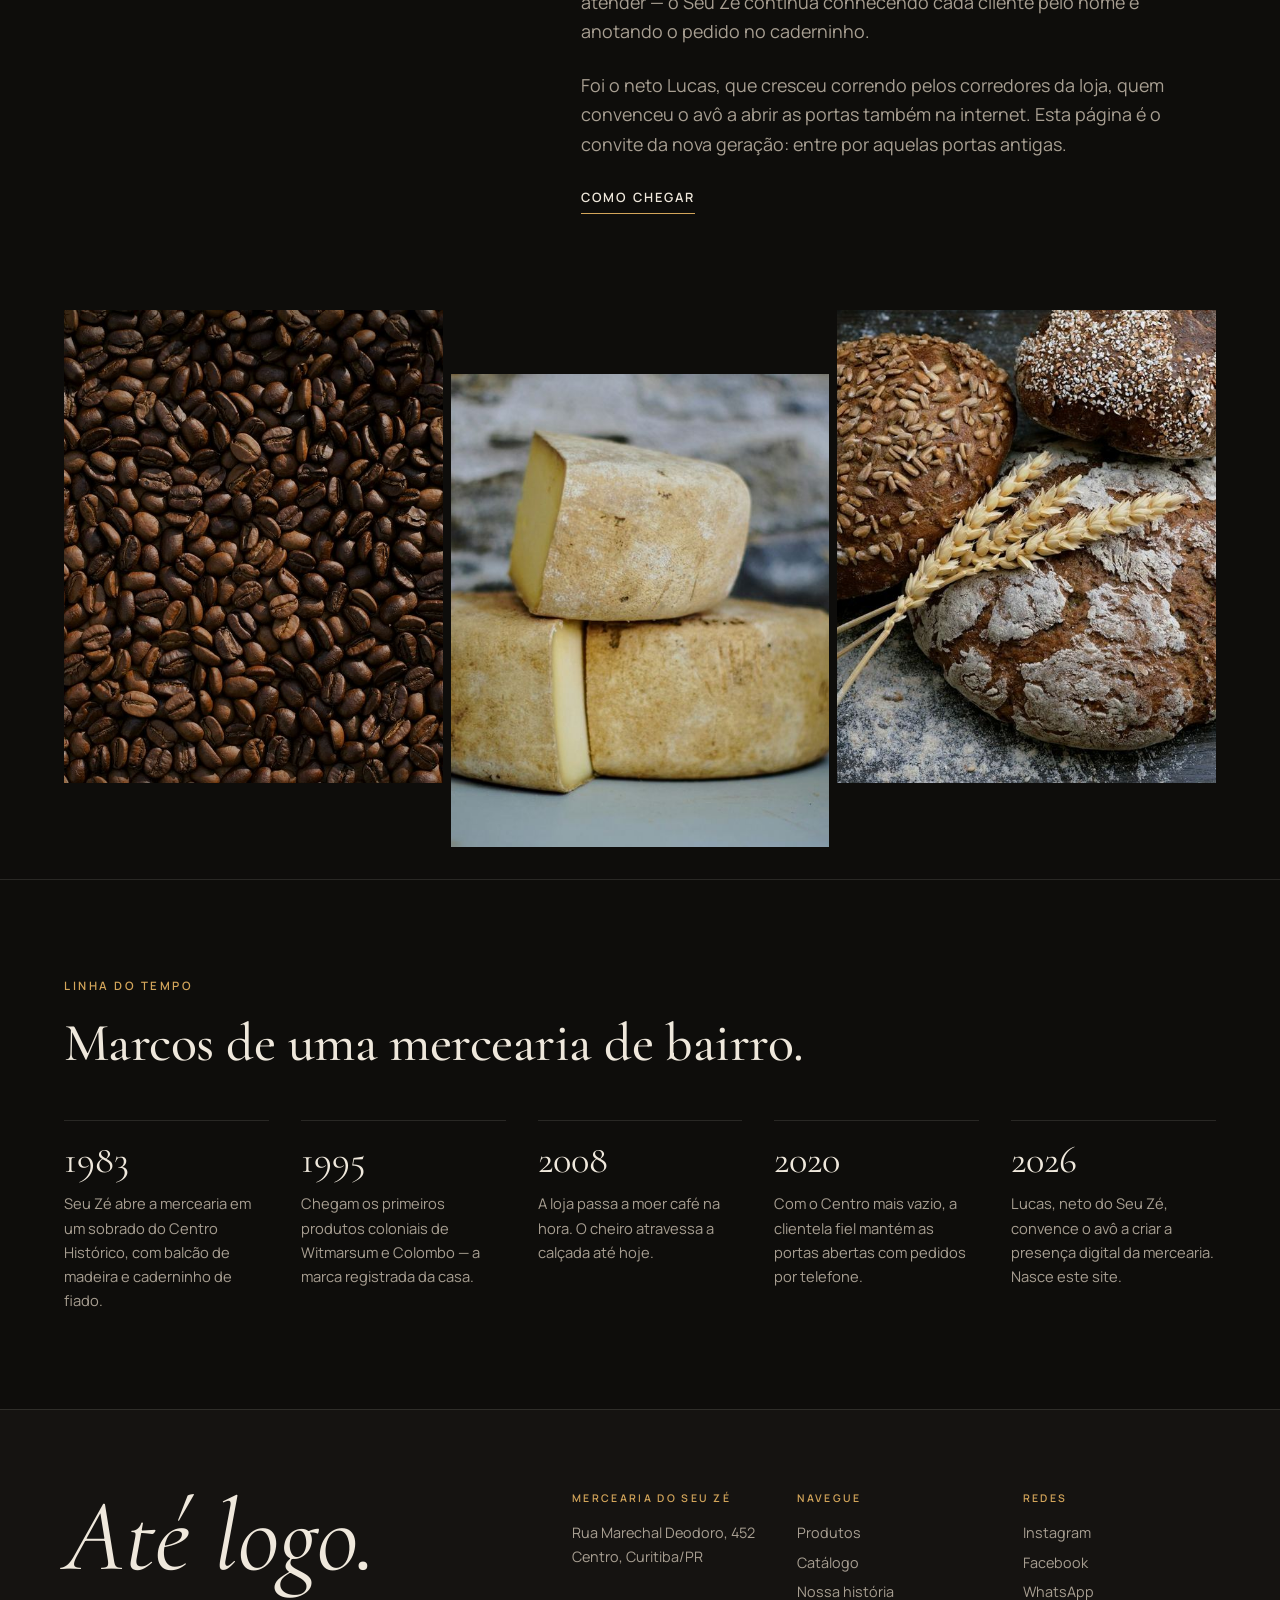
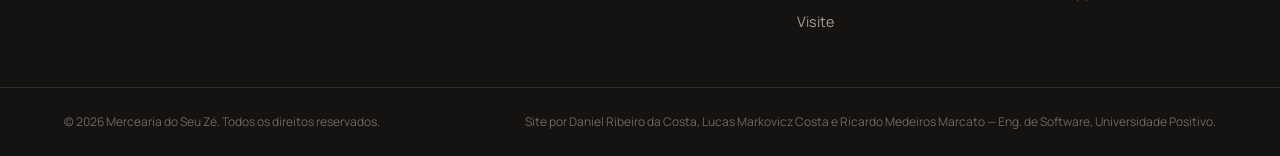
<file: sobre.html>
<!DOCTYPE html>
<html lang="pt-BR">
<head>
  <meta charset="UTF-8">
  <meta name="viewport" content="width=device-width, initial-scale=1.0">
  <meta name="description" content="A história da Mercearia do Seu Zé: mais de 40 anos de tradição no Centro Histórico de Curitiba, a poucos passos do Calçadão da XV.">
  <meta name="theme-color" content="#0e0d0b">
  <title>Nossa história | Mercearia do Seu Zé</title>
  <link rel="icon" href="favicon.ico" sizes="any">
  <link rel="icon" type="image/svg+xml" href="favicon.svg">
  <link rel="icon" type="image/png" sizes="32x32" href="favicon-32x32.png">
  <link rel="icon" type="image/png" sizes="16x16" href="favicon-16x16.png">
  <link rel="apple-touch-icon" sizes="180x180" href="apple-touch-icon.png">
  <link rel="preconnect" href="https://fonts.googleapis.com">
  <link rel="preconnect" href="https://fonts.gstatic.com" crossorigin>
  <link href="https://fonts.googleapis.com/css2?family=Cormorant+Garamond:ital,wght@0,400;0,500;0,600;1,400;1,500&family=Manrope:wght@400;500;600&display=swap" rel="stylesheet">
  <link rel="stylesheet" href="css/style.css">
</head>
<body>

  <!-- ===== CABEÇALHO ===== -->
  <header class="site-header" id="site-header">
    <div class="header-inner">
      <a href="index.html" class="brand" aria-label="Página inicial da Mercearia do Seu Zé">
        <span class="brand-mark">Seu Zé</span>
        <span class="brand-sub">Mercearia · Curitiba</span>
      </a>

      <nav class="main-nav" id="main-nav" aria-label="Navegação principal">
        <ul>
          <li><a href="index.html#produtos">Produtos</a></li>
          <li><a href="index.html#historia">História</a></li>
          <li><a href="index.html#visite">Visite</a></li>
          <li><a href="produtos.html">Catálogo</a></li>
        </ul>
      </nav>

      <div class="header-right">
        <a class="header-cta" href="https://wa.me/5541991234567" target="_blank" rel="noopener">Pedir no WhatsApp</a>
        <button class="nav-toggle" id="nav-toggle" aria-label="Abrir menu" aria-expanded="false" aria-controls="main-nav">
          <span></span><span></span>
        </button>
      </div>
    </div>
  </header>

  <main>

    <section class="page-hero">
      <img src="assets/img/natureza-morta.jpg" alt="Legumes e verduras sobre fundo escuro" fetchpriority="high">
      <div class="page-hero-content">
        <p class="kicker reveal">Nossa história</p>
        <h1 class="display reveal">Quatro décadas<br><em>de balcão.</em></h1>
        <p class="muted reveal">Caderninho de fiado, café moído na hora e um Centro de Curitiba que mudou muito — menos a mercearia.</p>
      </div>
    </section>

    <section class="story">
      <aside class="story-aside">
        <p class="kicker reveal">1983 — hoje</p>
        <h2 class="display reveal">Uma loja que conhece você pelo nome.</h2>
        <ul class="values reveal">
          <li>Atendimento de balcão</li>
          <li>Produtores do Paraná</li>
          <li>Preço justo</li>
          <li>Portas abertas ao novo</li>
        </ul>
      </aside>

      <div class="story-body">
        <p class="reveal">
          Há mais de quatro décadas, quando os paralelepípedos e a arquitetura clássica do Centro Histórico
          viam passar um ritmo de vida bem diferente, o Seu Zé erguia as portas de ferro da sua mercearia pela
          primeira vez. A poucos passos do Calçadão da XV de Novembro, a loja nasceu numa época em que o
          comércio se fazia no olho no olho, no caderninho de feira e na confiança das conversas diárias.
        </p>
        <p class="reveal">
          Com o tempo, o estabelecimento virou patrimônio afetivo da região central. O cheiro do café moído na
          hora, as prateleiras de madeira nobre sempre organizadas e a variedade de produtos coloniais vindos
          do interior do Paraná transformaram a mercearia em ponto de encontro obrigatório para os moradores do
          Centro e do Alto da XV.
        </p>

        <figure class="story-figure reveal">
          <img src="assets/img/caixotes.jpg" alt="Caixotes de madeira com legumes frescos" loading="lazy">
          <figcaption>Os caixotes chegam toda semana de Colombo, Witmarsum e Castelhanos.</figcaption>
        </figure>

        <p class="reveal">
          Hoje o bairro mudou: chegaram estudantes, jovens profissionais e novos moradores de apartamentos
          funcionais. O que não mudou foi o jeito de atender — o Seu Zé continua conhecendo cada cliente pelo
          nome e anotando o pedido no caderninho.
        </p>
        <p class="reveal">
          Foi o neto Lucas, que cresceu correndo pelos corredores da loja, quem convenceu o avô a abrir as
          portas também na internet. Esta página é o convite da nova geração: entre por aquelas portas antigas.
        </p>
        <a class="link reveal" href="index.html#visite">Como chegar</a>
      </div>
    </section>

    <div class="gallery" aria-label="Fotos da mercearia">
      <figure class="reveal"><img src="assets/img/cafe.jpg" alt="Grãos de café" loading="lazy"></figure>
      <figure class="reveal"><img src="assets/img/queijo.jpg" alt="Queijos coloniais" loading="lazy"></figure>
      <figure class="reveal"><img src="assets/img/pao.jpg" alt="Pães rústicos" loading="lazy"></figure>
    </div>

    <section class="timeline">
      <p class="kicker reveal">Linha do tempo</p>
      <h2 class="display reveal">Marcos de uma mercearia de bairro.</h2>
      <ol>
        <li class="reveal"><time datetime="1983">1983</time>Seu Zé abre a mercearia em um sobrado do Centro Histórico, com balcão de madeira e caderninho de fiado.</li>
        <li class="reveal"><time datetime="1995">1995</time>Chegam os primeiros produtos coloniais de Witmarsum e Colombo — a marca registrada da casa.</li>
        <li class="reveal"><time datetime="2008">2008</time>A loja passa a moer café na hora. O cheiro atravessa a calçada até hoje.</li>
        <li class="reveal"><time datetime="2020">2020</time>Com o Centro mais vazio, a clientela fiel mantém as portas abertas com pedidos por telefone.</li>
        <li class="reveal"><time datetime="2026">2026</time>Lucas, neto do Seu Zé, convence o avô a criar a presença digital da mercearia. Nasce este site.</li>
      </ol>
    </section>

  </main>

  <!-- ===== RODAPÉ ===== -->
  <footer class="site-footer">
    <div class="footer-top">
      <p class="footer-big">Até logo.</p>
      <div class="footer-cols">
        <div>
          <h4>Mercearia do Seu Zé</h4>
          <p>Rua Marechal Deodoro, 452<br>Centro, Curitiba/PR</p>
        </div>
        <div>
          <h4>Navegue</h4>
          <a href="index.html#produtos">Produtos</a>
          <a href="produtos.html">Catálogo</a>
          <a href="sobre.html">Nossa história</a>
          <a href="index.html#visite">Visite</a>
        </div>
        <div>
          <h4>Redes</h4>
          <ul class="social-links" aria-label="Redes sociais">
            <li><a href="https://instagram.com/merceariadoseuze" target="_blank" rel="noopener">Instagram</a></li>
            <li><a href="https://facebook.com/merceariadoseuze" target="_blank" rel="noopener">Facebook</a></li>
            <li><a href="https://wa.me/5541991234567" target="_blank" rel="noopener">WhatsApp</a></li>
          </ul>
        </div>
      </div>
    </div>
    <div class="footer-bottom">
      <p>&copy; <span id="ano-atual">2026</span> Mercearia do Seu Zé. Todos os direitos reservados.</p>
      <p>Site por Daniel Ribeiro da Costa, Lucas Markovicz Costa e Ricardo Medeiros Marcato — Eng. de Software, Universidade Positivo.</p>
    </div>
  </footer>

  <script src="js/script.js"></script>
</body>
</html>
</file>
<file: css/style.css>
/* ============================================================
   Mercearia do Seu Zé — Folha de estilos
   Direção: editorial, escura e quente. Fotografia em tela cheia,
   serifa elegante (Cormorant Garamond) para títulos, Manrope
   para texto, dourado como único acento.
   ============================================================ */

:root {
  --bg: #0e0d0b;
  --bg-2: #151311;
  --bg-3: #1d1a17;
  --ink: #efe8dc;
  --ink-2: #a89f92;
  --ink-3: #6f675c;
  --line: rgba(239, 232, 220, 0.12);
  --gold: #d3a55a;
  --gold-2: #b68a45;
  --serif: "Cormorant Garamond", "Times New Roman", Georgia, serif;
  --sans: "Manrope", system-ui, -apple-system, "Segoe UI", Roboto, sans-serif;
  --gutter: clamp(1.25rem, 5vw, 4.5rem);
  --ease: cubic-bezier(0.22, 1, 0.36, 1);
}

/* ---------- Base ---------- */
*,
*::before,
*::after {
  box-sizing: border-box;
  margin: 0;
  padding: 0;
}

html {
  scroll-behavior: smooth;
}

body {
  font-family: var(--sans);
  font-size: 1rem;
  line-height: 1.65;
  color: var(--ink);
  background: var(--bg);
  -webkit-font-smoothing: antialiased;
  overflow-x: hidden;
}

img {
  display: block;
  max-width: 100%;
}

a {
  color: inherit;
  text-decoration: none;
}

ul,
ol {
  list-style: none;
}

address {
  font-style: normal;
}

section[id] {
  scroll-margin-top: 72px;
}

::selection {
  background: var(--gold);
  color: var(--bg);
}

/* ---------- Tipografia utilitária ---------- */
.kicker {
  font-size: 0.72rem;
  font-weight: 600;
  letter-spacing: 0.22em;
  text-transform: uppercase;
  color: var(--gold);
  margin-bottom: 1.25rem;
}

.display {
  font-family: var(--serif);
  font-weight: 500;
  font-size: clamp(2.2rem, 4.2vw, 3.6rem);
  line-height: 1.05;
  letter-spacing: -0.01em;
  margin-bottom: 1.5rem;
}

.display em {
  font-style: italic;
  color: var(--gold);
}

.muted {
  color: var(--ink-2);
  font-size: 0.95rem;
}

.link {
  display: inline-block;
  position: relative;
  font-size: 0.8rem;
  font-weight: 600;
  letter-spacing: 0.16em;
  text-transform: uppercase;
  color: var(--ink);
  padding-bottom: 0.35rem;
}

.link::after {
  content: "";
  position: absolute;
  left: 0;
  bottom: 0;
  width: 100%;
  height: 1px;
  background: var(--gold);
  transform-origin: left;
  transition: transform 0.4s var(--ease);
}

.link:hover::after {
  transform: scaleX(0.35);
}

/* ---------- Botões ---------- */
.btn {
  display: inline-flex;
  align-items: center;
  justify-content: center;
  padding: 0.95rem 1.75rem;
  font-size: 0.78rem;
  font-weight: 600;
  letter-spacing: 0.16em;
  text-transform: uppercase;
  color: var(--bg);
  background: var(--ink);
  border: 1px solid var(--ink);
  transition: background-color 0.3s var(--ease), color 0.3s, border-color 0.3s;
}

.btn:hover {
  background: var(--gold);
  border-color: var(--gold);
  color: var(--bg);
}

.btn-line {
  background: transparent;
  color: var(--ink);
  border-color: rgba(239, 232, 220, 0.4);
}

.btn-line:hover {
  background: transparent;
  color: var(--gold);
  border-color: var(--gold);
}

/* ---------- Cabeçalho ---------- */
.site-header {
  position: fixed;
  inset: 0 0 auto 0;
  z-index: 100;
  transition: background-color 0.4s var(--ease), border-color 0.4s;
  border-bottom: 1px solid transparent;
}

.site-header.solid {
  background: rgba(14, 13, 11, 0.88);
  backdrop-filter: blur(14px);
  -webkit-backdrop-filter: blur(14px);
  border-color: var(--line);
}

.header-inner {
  display: flex;
  align-items: center;
  justify-content: space-between;
  gap: 1.5rem;
  height: 72px;
  padding-inline: var(--gutter);
}

.brand {
  display: flex;
  flex-direction: column;
  line-height: 1;
}

.brand-mark {
  font-family: var(--serif);
  font-size: 1.6rem;
  font-weight: 600;
  letter-spacing: 0.02em;
}

.brand-sub {
  font-size: 0.62rem;
  letter-spacing: 0.22em;
  text-transform: uppercase;
  color: var(--ink-2);
  margin-top: 0.3rem;
}

.main-nav ul {
  display: flex;
  gap: 2.25rem;
}

.main-nav a {
  position: relative;
  font-size: 0.78rem;
  font-weight: 500;
  letter-spacing: 0.14em;
  text-transform: uppercase;
  color: var(--ink-2);
  transition: color 0.3s;
}

.main-nav a:hover,
.main-nav a.ativo {
  color: var(--ink);
}

.header-right {
  display: flex;
  align-items: center;
  gap: 1.25rem;
}

.header-cta {
  font-size: 0.78rem;
  font-weight: 600;
  letter-spacing: 0.14em;
  text-transform: uppercase;
  color: var(--gold);
  border-bottom: 1px solid transparent;
  transition: border-color 0.3s;
}

.header-cta:hover {
  border-color: var(--gold);
}

.nav-toggle {
  display: none;
  width: 40px;
  height: 40px;
  background: transparent;
  border: 0;
  cursor: pointer;
  flex-direction: column;
  justify-content: center;
  align-items: flex-end;
  gap: 6px;
}

.nav-toggle span {
  display: block;
  height: 1px;
  width: 24px;
  background: var(--ink);
  transition: transform 0.3s var(--ease), width 0.3s;
}

.nav-toggle span:last-child {
  width: 16px;
}

.nav-toggle[aria-expanded="true"] span:first-child {
  transform: translateY(3.5px) rotate(45deg);
}

.nav-toggle[aria-expanded="true"] span:last-child {
  width: 24px;
  transform: translateY(-3.5px) rotate(-45deg);
}

/* ---------- Hero ---------- */
.hero {
  position: relative;
  height: clamp(640px, 100svh, 1000px);
  display: flex;
  align-items: flex-end;
  padding: 8rem var(--gutter) 4rem;
  overflow: hidden;
}

.hero-img {
  position: absolute;
  inset: 0;
  width: 100%;
  height: 100%;
  object-fit: cover;
  object-position: center 40%;
  transform: scale(1.06);
  animation: hero-zoom 8s var(--ease) forwards;
}

@keyframes hero-zoom {
  to {
    transform: scale(1);
  }
}

.hero-shade {
  position: absolute;
  inset: 0;
  background:
    linear-gradient(180deg, rgba(14, 13, 11, 0.6) 0%, rgba(14, 13, 11, 0.3) 30%, rgba(14, 13, 11, 0.65) 65%, rgba(14, 13, 11, 0.97) 100%);
}

.hero-content {
  position: relative;
  width: 100%;
  max-width: 1400px;
  margin-inline: auto;
}

.hero-kicker {
  font-size: 0.72rem;
  font-weight: 600;
  letter-spacing: 0.24em;
  text-transform: uppercase;
  color: var(--gold);
  margin-bottom: 1.5rem;
}

.hero-title {
  font-family: var(--serif);
  font-weight: 500;
  font-size: clamp(2.6rem, 6vw, 5.4rem);
  line-height: 0.98;
  letter-spacing: -0.015em;
  max-width: 14ch;
  margin-bottom: 2.5rem;
}

.hero-title em {
  font-style: italic;
  color: var(--gold);
}

.hero-bottom {
  display: flex;
  align-items: flex-end;
  justify-content: space-between;
  gap: 2rem;
  flex-wrap: wrap;
}

.hero-lead {
  max-width: 44ch;
  color: var(--ink-2);
  font-size: 1.02rem;
}

.hero-actions {
  display: flex;
  gap: 0.75rem;
  flex-wrap: wrap;
}

.hero-status {
  position: absolute;
  top: 6.5rem;
  right: var(--gutter);
  display: inline-flex;
  align-items: center;
  gap: 0.6rem;
  font-size: 0.72rem;
  font-weight: 600;
  letter-spacing: 0.16em;
  text-transform: uppercase;
  color: var(--ink);
  padding: 0.6rem 0.9rem;
  border: 1px solid rgba(239, 232, 220, 0.25);
  backdrop-filter: blur(6px);
}

.status-dot {
  width: 7px;
  height: 7px;
  border-radius: 50%;
  background: var(--ink-3);
}

.hero-status.aberto .status-dot {
  background: #6fbf73;
  box-shadow: 0 0 0 3px rgba(111, 191, 115, 0.25);
}

.hero-status.fechado .status-dot {
  background: #d9634a;
  box-shadow: 0 0 0 3px rgba(217, 99, 74, 0.25);
}

/* ---------- Barra de informações ---------- */
.infobar {
  display: grid;
  grid-template-columns: repeat(3, 1fr);
  border-block: 1px solid var(--line);
  background: var(--bg-2);
}

.infobar-item {
  display: flex;
  flex-direction: column;
  gap: 0.25rem;
  padding: 1.75rem var(--gutter);
  border-right: 1px solid var(--line);
}

.infobar-item:last-child {
  border-right: 0;
}

.infobar-label {
  font-size: 0.66rem;
  font-weight: 600;
  letter-spacing: 0.22em;
  text-transform: uppercase;
  color: var(--gold);
}

.infobar-value {
  font-family: var(--serif);
  font-size: 1.35rem;
  font-weight: 500;
  line-height: 1.2;
}

.infobar-value a:hover {
  color: var(--gold);
}

.infobar-note {
  font-size: 0.82rem;
  color: var(--ink-2);
}

/* ---------- Seção dividida (história) ---------- */
.split {
  display: grid;
  grid-template-columns: 1fr 1fr;
  min-height: clamp(520px, 80vh, 760px);
}

.split-media {
  max-height: 760px;
}

.split-media {
  overflow: hidden;
}

.split-media img {
  width: 100%;
  height: 100%;
  object-fit: cover;
  transition: transform 1.2s var(--ease);
}

.split:hover .split-media img {
  transform: scale(1.03);
}

.split-copy {
  display: flex;
  flex-direction: column;
  justify-content: center;
  padding: 6rem var(--gutter);
  max-width: 640px;
}

.split-copy p:not(.kicker) {
  color: var(--ink-2);
  margin-bottom: 1.25rem;
  font-size: 1.05rem;
}

.split-copy .link {
  margin-top: 1rem;
  align-self: flex-start;
}

/* ---------- Marquee ---------- */
.marquee {
  overflow: hidden;
  border-block: 1px solid var(--line);
  padding-block: 1.1rem;
  background: var(--bg);
}

.marquee-track {
  display: flex;
  gap: 3rem;
  width: max-content;
  animation: marquee 40s linear infinite;
}

.marquee-track span {
  font-family: var(--serif);
  font-style: italic;
  font-size: 1.5rem;
  color: var(--ink-2);
  white-space: nowrap;
}

.marquee-track span::after {
  content: "·";
  color: var(--gold);
  margin-left: 3rem;
}

@keyframes marquee {
  to {
    transform: translateX(-50%);
  }
}

/* ---------- Produtos ---------- */
.products {
  padding: 7rem var(--gutter);
}

.section-head {
  display: flex;
  align-items: flex-end;
  justify-content: space-between;
  gap: 2rem;
  flex-wrap: wrap;
  margin-bottom: 3.5rem;
}

.section-head .display {
  margin-bottom: 0;
}

.product-grid {
  display: grid;
  grid-template-columns: repeat(3, 1fr);
  gap: 3rem 2rem;
}

.product-link {
  display: block;
}

.product-media {
  overflow: hidden;
  aspect-ratio: 4 / 5;
  background: var(--bg-3);
  margin-bottom: 1.25rem;
}

.product-media img {
  width: 100%;
  height: 100%;
  object-fit: cover;
  transition: transform 1s var(--ease), filter 0.6s;
  filter: saturate(0.9);
}

.product-link:hover .product-media img {
  transform: scale(1.05);
  filter: saturate(1);
}

.product-info h3 {
  font-family: var(--serif);
  font-weight: 500;
  font-size: 1.6rem;
  line-height: 1.1;
  margin-bottom: 0.35rem;
}

.product-meta {
  font-size: 0.8rem;
  letter-spacing: 0.06em;
  text-transform: uppercase;
  color: var(--ink-2);
  margin-bottom: 0.6rem;
}

.product-price {
  font-size: 1rem;
  font-weight: 600;
  color: var(--gold);
}

.product-price s {
  font-weight: 400;
  color: var(--ink-3);
  margin-right: 0.5rem;
}

/* ---------- Citação ---------- */
.quote {
  position: relative;
  min-height: clamp(420px, 70vh, 640px);
  display: grid;
  place-items: center;
  padding: 6rem var(--gutter);
  overflow: hidden;
  text-align: center;
}

.quote-bg {
  position: absolute;
  inset: 0;
  width: 100%;
  height: 100%;
  object-fit: cover;
  opacity: 0.4;
}

.quote::after {
  content: "";
  position: absolute;
  inset: 0;
  background: radial-gradient(ellipse at center, rgba(14, 13, 11, 0.2), rgba(14, 13, 11, 0.85));
}

.quote blockquote {
  position: relative;
  z-index: 1;
  max-width: 34ch;
}

.quote p {
  font-family: var(--serif);
  font-style: italic;
  font-weight: 400;
  font-size: clamp(2rem, 5vw, 4rem);
  line-height: 1.1;
  margin-bottom: 1.5rem;
}

.quote footer {
  max-width: none;
  font-size: 0.75rem;
  letter-spacing: 0.18em;
  text-transform: uppercase;
  color: var(--gold);
}

/* ---------- Visite ---------- */
.visit-grid {
  display: grid;
  grid-template-columns: 1fr 1fr;
}

.visit-media {
  overflow: hidden;
}

.visit-media img {
  width: 100%;
  height: 100%;
  max-height: 900px;
  object-fit: cover;
}

.visit-copy {
  padding: 6rem var(--gutter);
  max-width: 640px;
}

.visit-block {
  padding-block: 2rem;
  border-top: 1px solid var(--line);
}

.visit-block h3 {
  font-size: 0.66rem;
  font-weight: 600;
  letter-spacing: 0.22em;
  text-transform: uppercase;
  color: var(--gold);
  margin-bottom: 0.9rem;
}

.visit-block address {
  font-family: var(--serif);
  font-size: 1.5rem;
  font-weight: 500;
  line-height: 1.25;
  margin-bottom: 0.75rem;
}

.visit-block .muted {
  margin-bottom: 1rem;
}

.visit-block .muted a:hover {
  color: var(--gold);
}

.hours li {
  display: flex;
  justify-content: space-between;
  gap: 1rem;
  padding: 0.55rem 0;
  border-bottom: 1px solid var(--line);
  font-size: 0.95rem;
  color: var(--ink-2);
}

.hours li:last-child {
  border-bottom: 0;
}

.hours li span:last-child {
  font-variant-numeric: tabular-nums;
}

.hours li.hoje {
  color: var(--ink);
}

.hours li.hoje span:last-child {
  color: var(--gold);
}

.hours li.hoje span:first-child::after {
  content: "hoje";
  margin-left: 0.6rem;
  font-size: 0.62rem;
  letter-spacing: 0.18em;
  text-transform: uppercase;
  color: var(--gold);
}

.visit-actions {
  display: flex;
  flex-wrap: wrap;
  gap: 0.6rem;
  margin-bottom: 1rem;
}

.map {
  height: 460px;
  border-top: 1px solid var(--line);
}

.map iframe {
  width: 100%;
  height: 100%;
  border: 0;
  display: block;
  filter: invert(0.92) hue-rotate(180deg) saturate(0.4) brightness(0.9) contrast(1.05);
}

/* ---------- Rodapé ---------- */
.site-footer {
  border-top: 1px solid var(--line);
  background: var(--bg-2);
}

.footer-top {
  display: grid;
  grid-template-columns: 1fr 1.4fr;
  gap: 3rem;
  padding: 5rem var(--gutter) 3rem;
}

.footer-big {
  font-family: var(--serif);
  font-style: italic;
  font-size: clamp(3rem, 8vw, 6.5rem);
  line-height: 0.9;
  color: var(--ink);
}

.footer-cols {
  display: grid;
  grid-template-columns: repeat(3, 1fr);
  gap: 2rem;
  font-size: 0.9rem;
  color: var(--ink-2);
}

.footer-cols h4 {
  font-size: 0.66rem;
  font-weight: 600;
  letter-spacing: 0.22em;
  text-transform: uppercase;
  color: var(--gold);
  margin-bottom: 0.9rem;
}

.footer-cols a {
  display: block;
  margin-bottom: 0.35rem;
  transition: color 0.3s;
}

.footer-cols a:hover {
  color: var(--ink);
}

.footer-bottom {
  display: flex;
  justify-content: space-between;
  gap: 1rem;
  flex-wrap: wrap;
  padding: 1.5rem var(--gutter);
  border-top: 1px solid var(--line);
  font-size: 0.75rem;
  color: var(--ink-3);
}

/* ---------- Página: cabeçalho de página ---------- */
.page-hero {
  position: relative;
  height: clamp(480px, 62vh, 720px);
  display: flex;
  align-items: flex-end;
  padding: 8rem var(--gutter) 4rem;
  overflow: hidden;
}

.page-hero img {
  position: absolute;
  inset: 0;
  width: 100%;
  height: 100%;
  object-fit: cover;
}

.page-hero::after {
  content: "";
  position: absolute;
  inset: 0;
  background: linear-gradient(180deg, rgba(14, 13, 11, 0.5), rgba(14, 13, 11, 0.25) 40%, rgba(14, 13, 11, 0.95));
}

.page-hero-content {
  position: relative;
  z-index: 1;
  max-width: 1400px;
  width: 100%;
  margin-inline: auto;
}

.page-hero .display {
  font-size: clamp(2.8rem, 7vw, 6rem);
  margin-bottom: 1rem;
}

.page-hero .muted {
  max-width: 50ch;
  font-size: 1.05rem;
}

/* ---------- Página: Catálogo ---------- */
.catalog {
  padding: 4rem var(--gutter) 7rem;
}

.filters {
  display: flex;
  flex-wrap: wrap;
  align-items: center;
  gap: 0.5rem 1.75rem;
  padding-block: 1.5rem;
  border-block: 1px solid var(--line);
  margin-bottom: 3.5rem;
}

.filters input[type="search"] {
  flex: 1 1 260px;
  padding: 0.7rem 0;
  background: transparent;
  border: 0;
  border-bottom: 1px solid var(--line);
  color: var(--ink);
  font: inherit;
  font-size: 0.95rem;
  outline: none;
  transition: border-color 0.3s;
}

.filters input[type="search"]::placeholder {
  color: var(--ink-3);
}

.filters input[type="search"]:focus {
  border-color: var(--gold);
}

.filtro-btn {
  background: transparent;
  border: 0;
  padding: 0.4rem 0;
  font: inherit;
  font-size: 0.75rem;
  font-weight: 600;
  letter-spacing: 0.16em;
  text-transform: uppercase;
  color: var(--ink-2);
  cursor: pointer;
  border-bottom: 1px solid transparent;
  transition: color 0.3s, border-color 0.3s;
}

.filtro-btn:hover {
  color: var(--ink);
}

.filtro-btn.ativo {
  color: var(--gold);
  border-color: var(--gold);
}

.catalog-grid {
  display: grid;
  grid-template-columns: repeat(4, 1fr);
  gap: 3rem 1.5rem;
}

.catalog-grid .product-media {
  aspect-ratio: 1;
}

.catalog-grid h3 {
  font-size: 1.35rem;
}

.sem-resultado {
  padding: 4rem 0;
  text-align: center;
  color: var(--ink-2);
  font-family: var(--serif);
  font-size: 1.4rem;
  font-style: italic;
}

.catalog-cta {
  margin-top: 5rem;
  padding-top: 3rem;
  border-top: 1px solid var(--line);
  display: flex;
  align-items: center;
  justify-content: space-between;
  gap: 2rem;
  flex-wrap: wrap;
}

.catalog-cta p {
  font-family: var(--serif);
  font-size: 1.8rem;
  font-weight: 500;
  max-width: 24ch;
  line-height: 1.15;
}

/* ---------- Página: História ---------- */
.story {
  padding: 6rem var(--gutter);
  display: grid;
  grid-template-columns: 1fr 1.4fr;
  gap: 4rem;
  max-width: 1400px;
  margin-inline: auto;
}

.story-aside {
  position: sticky;
  top: 6rem;
  align-self: start;
}

.story-aside .display {
  font-size: clamp(2rem, 3.4vw, 3rem);
}

.story-body p {
  font-size: 1.12rem;
  color: var(--ink-2);
  margin-bottom: 1.5rem;
  max-width: 62ch;
}

.story-body p:first-child::first-letter {
  font-family: var(--serif);
  font-size: 4.2rem;
  line-height: 0.8;
  float: left;
  margin: 0.4rem 0.6rem 0 0;
  color: var(--gold);
}

.story-figure {
  margin: 3rem 0;
}

.story-figure img {
  width: 100%;
  aspect-ratio: 16 / 10;
  object-fit: cover;
}

.story-figure figcaption {
  margin-top: 0.75rem;
  font-size: 0.78rem;
  letter-spacing: 0.08em;
  text-transform: uppercase;
  color: var(--ink-3);
}

.gallery {
  display: grid;
  grid-template-columns: repeat(3, 1fr);
  gap: 0.5rem;
  padding: 0 var(--gutter) 2rem;
}

.gallery img {
  width: 100%;
  aspect-ratio: 4 / 5;
  object-fit: cover;
}

.gallery figure:nth-child(2) {
  margin-top: 4rem;
}

.timeline {
  padding: 6rem var(--gutter);
  border-top: 1px solid var(--line);
  max-width: 1400px;
  margin-inline: auto;
}

.timeline ol {
  display: grid;
  grid-template-columns: repeat(5, 1fr);
  gap: 2rem;
  margin-top: 3rem;
}

.timeline li {
  padding-top: 1.25rem;
  border-top: 1px solid var(--line);
  font-size: 0.92rem;
  color: var(--ink-2);
}

.timeline time {
  display: block;
  font-family: var(--serif);
  font-size: 2.4rem;
  line-height: 1;
  color: var(--ink);
  margin-bottom: 0.75rem;
}

.values {
  display: flex;
  flex-wrap: wrap;
  gap: 0.75rem 2.5rem;
  margin-top: 2rem;
}

.values li {
  font-family: var(--serif);
  font-style: italic;
  font-size: 1.3rem;
  color: var(--ink-2);
}

.values li::before {
  content: "— ";
  color: var(--gold);
}

/* ---------- Reveal on scroll ---------- */
.reveal {
  opacity: 0;
  transform: translateY(24px);
  transition: opacity 0.9s var(--ease), transform 0.9s var(--ease);
}

.reveal.in {
  opacity: 1;
  transform: none;
}

@media (prefers-reduced-motion: reduce) {
  .reveal {
    opacity: 1;
    transform: none;
    transition: none;
  }

  .hero-img,
  .marquee-track {
    animation: none;
  }
}

/* ---------- Responsivo ---------- */
@media (max-width: 1100px) {
  .product-grid {
    grid-template-columns: repeat(2, 1fr);
  }

  .catalog-grid {
    grid-template-columns: repeat(3, 1fr);
  }

  .timeline ol {
    grid-template-columns: repeat(3, 1fr);
  }
}

@media (max-width: 860px) {
  .main-nav {
    display: none;
    position: fixed;
    inset: 72px 0 auto 0;
    background: rgba(14, 13, 11, 0.97);
    border-bottom: 1px solid var(--line);
    padding: 1rem var(--gutter) 1.5rem;
  }

  .main-nav.aberto {
    display: block;
  }

  .main-nav ul {
    flex-direction: column;
    gap: 0;
  }

  .main-nav a {
    display: block;
    padding: 0.9rem 0;
    font-size: 1rem;
    border-bottom: 1px solid var(--line);
  }

  .site-header:has(.main-nav.aberto) {
    background: rgba(14, 13, 11, 0.97);
  }

  .header-cta {
    display: none;
  }

  .nav-toggle {
    display: flex;
  }

  .hero {
    padding-top: 7rem;
    padding-bottom: 3rem;
  }

  .hero-status {
    top: 5.5rem;
    left: var(--gutter);
    right: auto;
  }

  .infobar {
    grid-template-columns: 1fr;
  }

  .infobar-item {
    border-right: 0;
    border-bottom: 1px solid var(--line);
    padding-block: 1.25rem;
  }

  .infobar-item:last-child {
    border-bottom: 0;
  }

  .split,
  .visit-grid,
  .story,
  .footer-top {
    grid-template-columns: 1fr;
  }

  .split-media,
  .visit-media {
    aspect-ratio: 4 / 3;
  }

  .split-copy,
  .visit-copy {
    padding-block: 4rem;
  }

  .products {
    padding-block: 5rem;
  }

  .story {
    gap: 2rem;
    padding-block: 4rem;
  }

  .story-aside {
    position: static;
  }

  .gallery {
    grid-template-columns: repeat(3, 1fr);
    gap: 0.35rem;
  }

  .gallery figure:nth-child(2) {
    margin-top: 2rem;
  }

  .footer-cols {
    grid-template-columns: 1fr 1fr;
  }
}

@media (max-width: 600px) {
  .product-grid,
  .catalog-grid {
    grid-template-columns: 1fr 1fr;
    gap: 2rem 1rem;
  }

  .product-info h3,
  .catalog-grid h3 {
    font-size: 1.2rem;
  }

  .timeline ol {
    grid-template-columns: 1fr 1fr;
  }

  .map {
    height: 320px;
  }

  .footer-cols {
    grid-template-columns: 1fr;
  }
}
</file>
